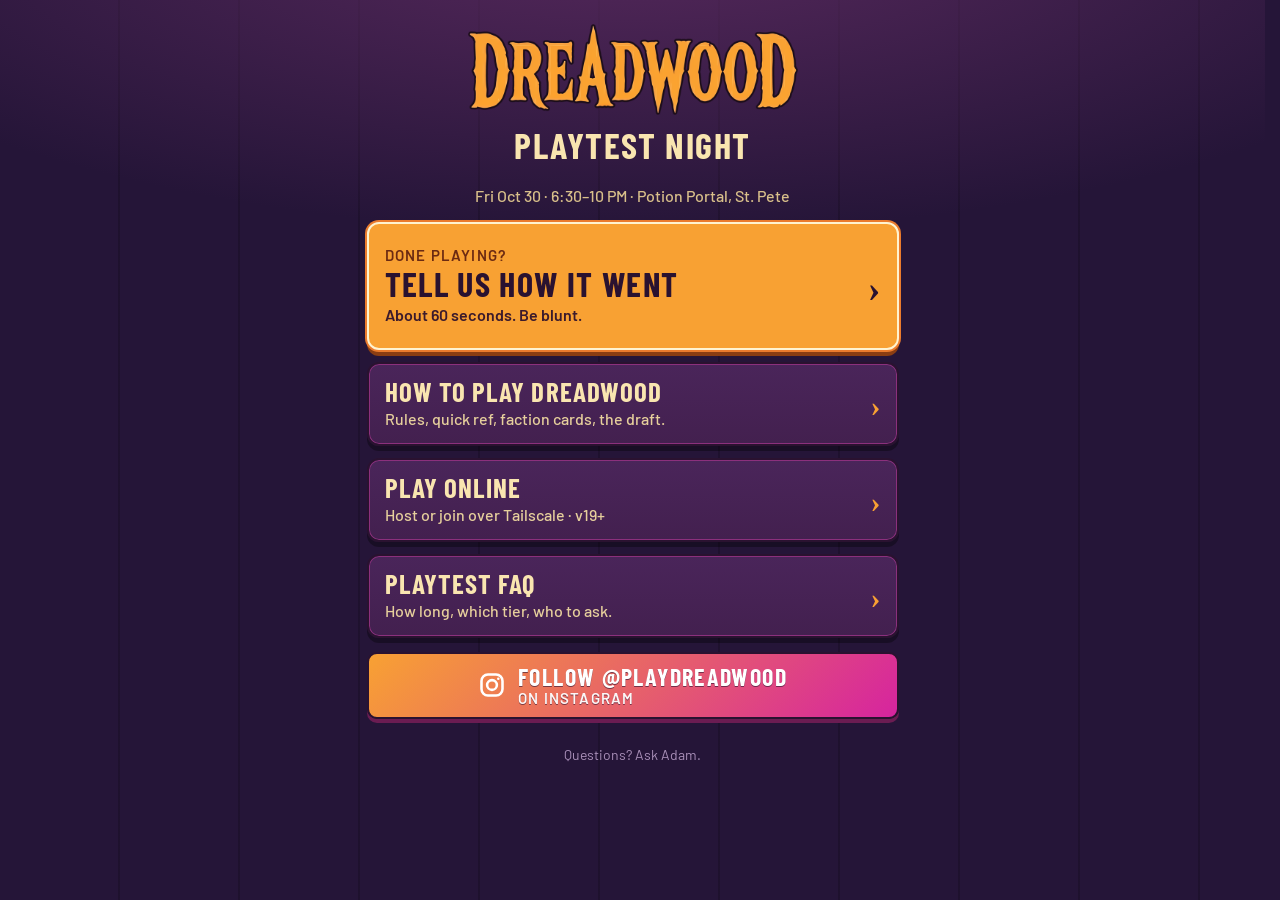
<file: index.html>
<!doctype html>
<html lang="en"><head>
<meta charset="utf-8"><meta name="viewport" content="width=device-width,initial-scale=1,viewport-fit=cover">
<title>DREADWOOD Playtest</title><meta name="theme-color" content="#251538">
<meta name="description" content="DREADWOOD playtest night: feedback, how to play, and the FAQ.">
<script>
// Old links and printed QR codes pointed straight at the survey (?g=2 prefills the game count). Keep them working.
(function(){ var q = location.search; if (/[?&]g=/.test(q)) location.replace("survey/" + q + location.hash); })();
</script>
<link rel="preload" href="assets/fonts/BarlowCondensed-Bold.woff2" as="font" type="font/woff2" crossorigin>
<link rel="stylesheet" href="assets/app.css">
</head><body>
<main class="wrap">
  <header class="hdr"><img class="logo" src="assets/img/logo.png" alt="DREADWOOD" width="900" height="249">
  <h1>Playtest night</h1></header>
  <p class="when">Fri Oct 30 · 6:30–10 PM · Potion Portal, St. Pete</p>

  <nav class="menu" aria-label="Playtest">
    <a class="mbtn hero" href="survey/">
      <span class="t"><span class="k">Done playing?</span><span class="a">Tell us how it went</span><span class="b">About 60 seconds. Be blunt.</span></span><span class="go" aria-hidden="true">›</span>
    </a>
    <a class="mbtn" href="how-to-play/">
      <span class="t"><span class="a">How to Play Dreadwood</span><span class="b">Rules, quick ref, faction cards, the draft.</span></span><span class="go" aria-hidden="true">›</span>
    </a>
    <a class="mbtn" href="online/">
      <span class="t"><span class="a">Play Online</span><span class="b">Host or join over Tailscale · v19+</span></span><span class="go" aria-hidden="true">›</span>
    </a>
    <a class="mbtn" href="faq/">
      <span class="t"><span class="a">Playtest FAQ</span><span class="b">How long, which tier, who to ask.</span></span><span class="go" aria-hidden="true">›</span>
    </a>
  </nav>

  <a class="btn ig" href="https://instagram.com/playdreadwood" target="_blank" rel="noopener"><svg viewBox="0 0 24 24" width="28" height="28" aria-hidden="true" fill="none" stroke="currentColor" stroke-width="2.2"><rect x="3" y="3" width="18" height="18" rx="5.5"/><circle cx="12" cy="12" r="4.2"/><circle cx="17.4" cy="6.6" r="1.1" fill="currentColor" stroke="none"/></svg><div class="igt"><span class="a">Follow @playdreadwood</span><span class="b">on Instagram</span></div></a>
  <p class="foot">Questions? Ask Adam.</p>
</main>
</body></html>
</file>
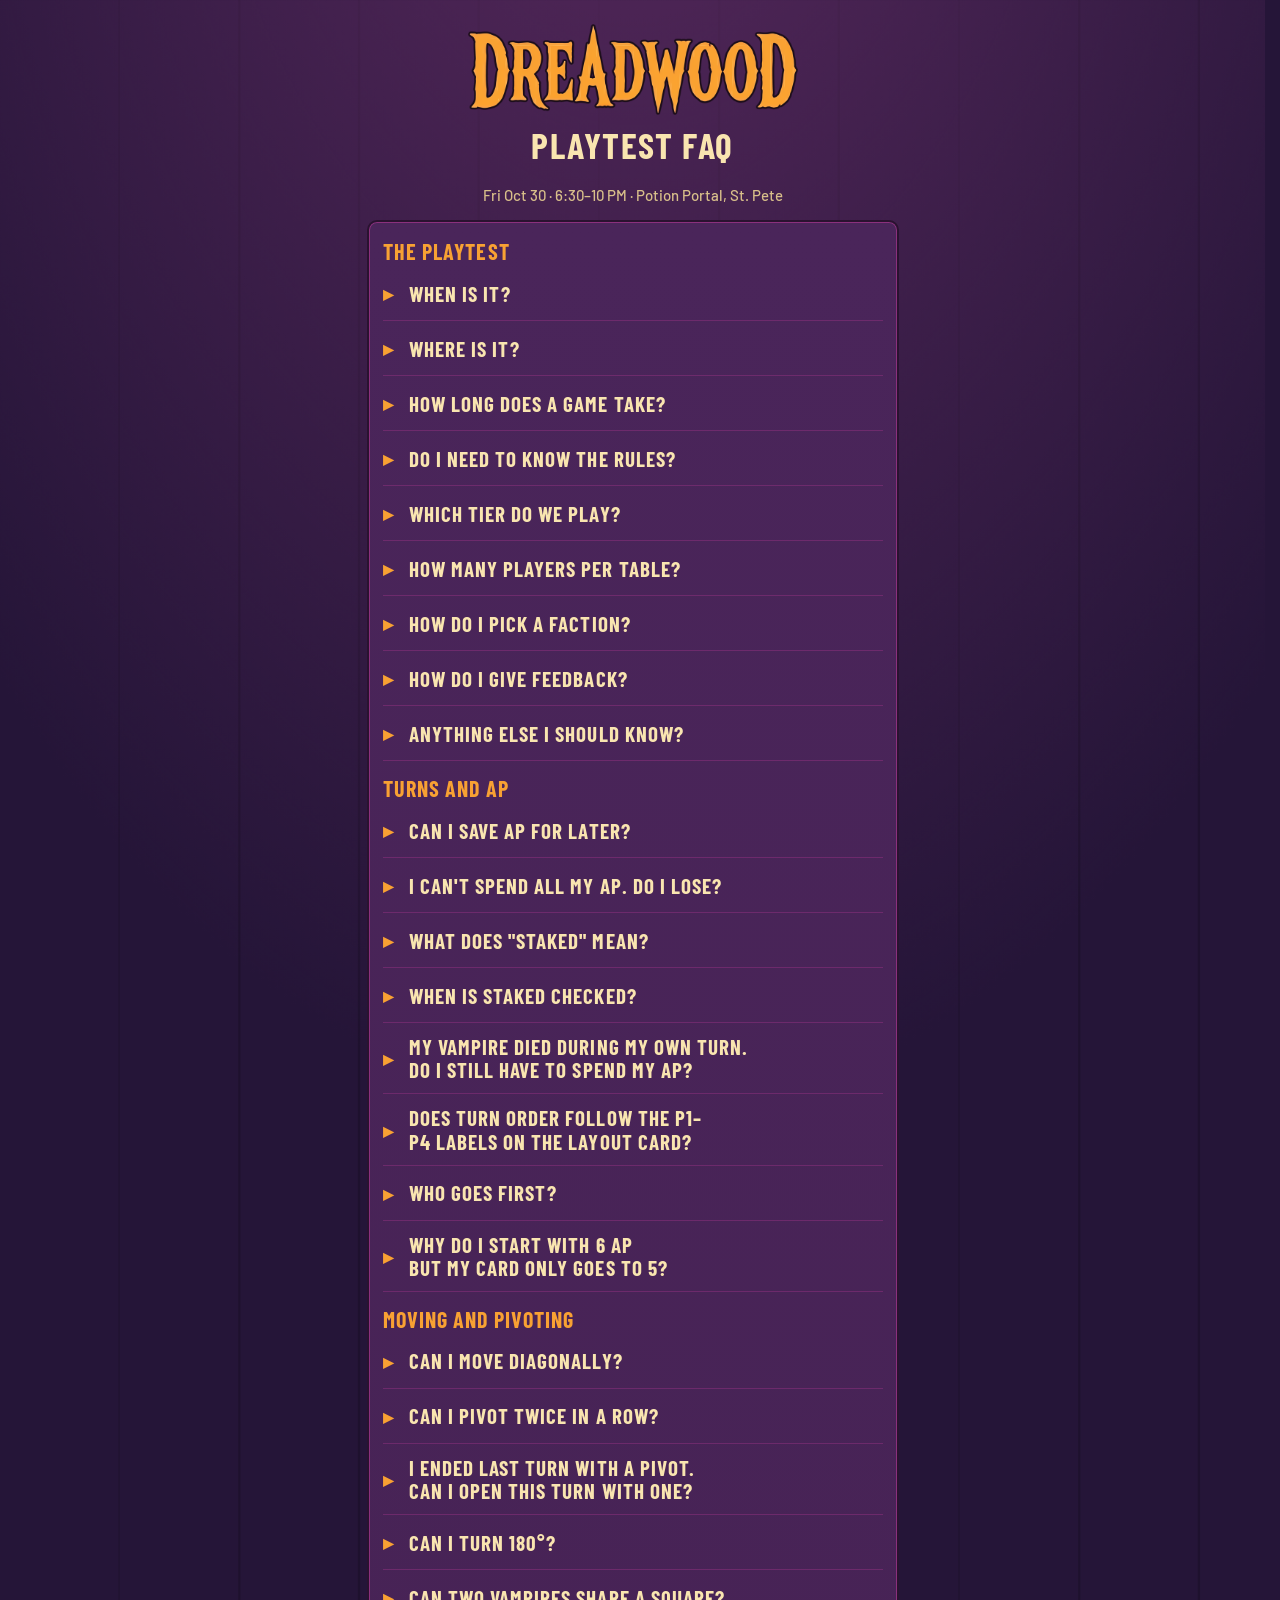
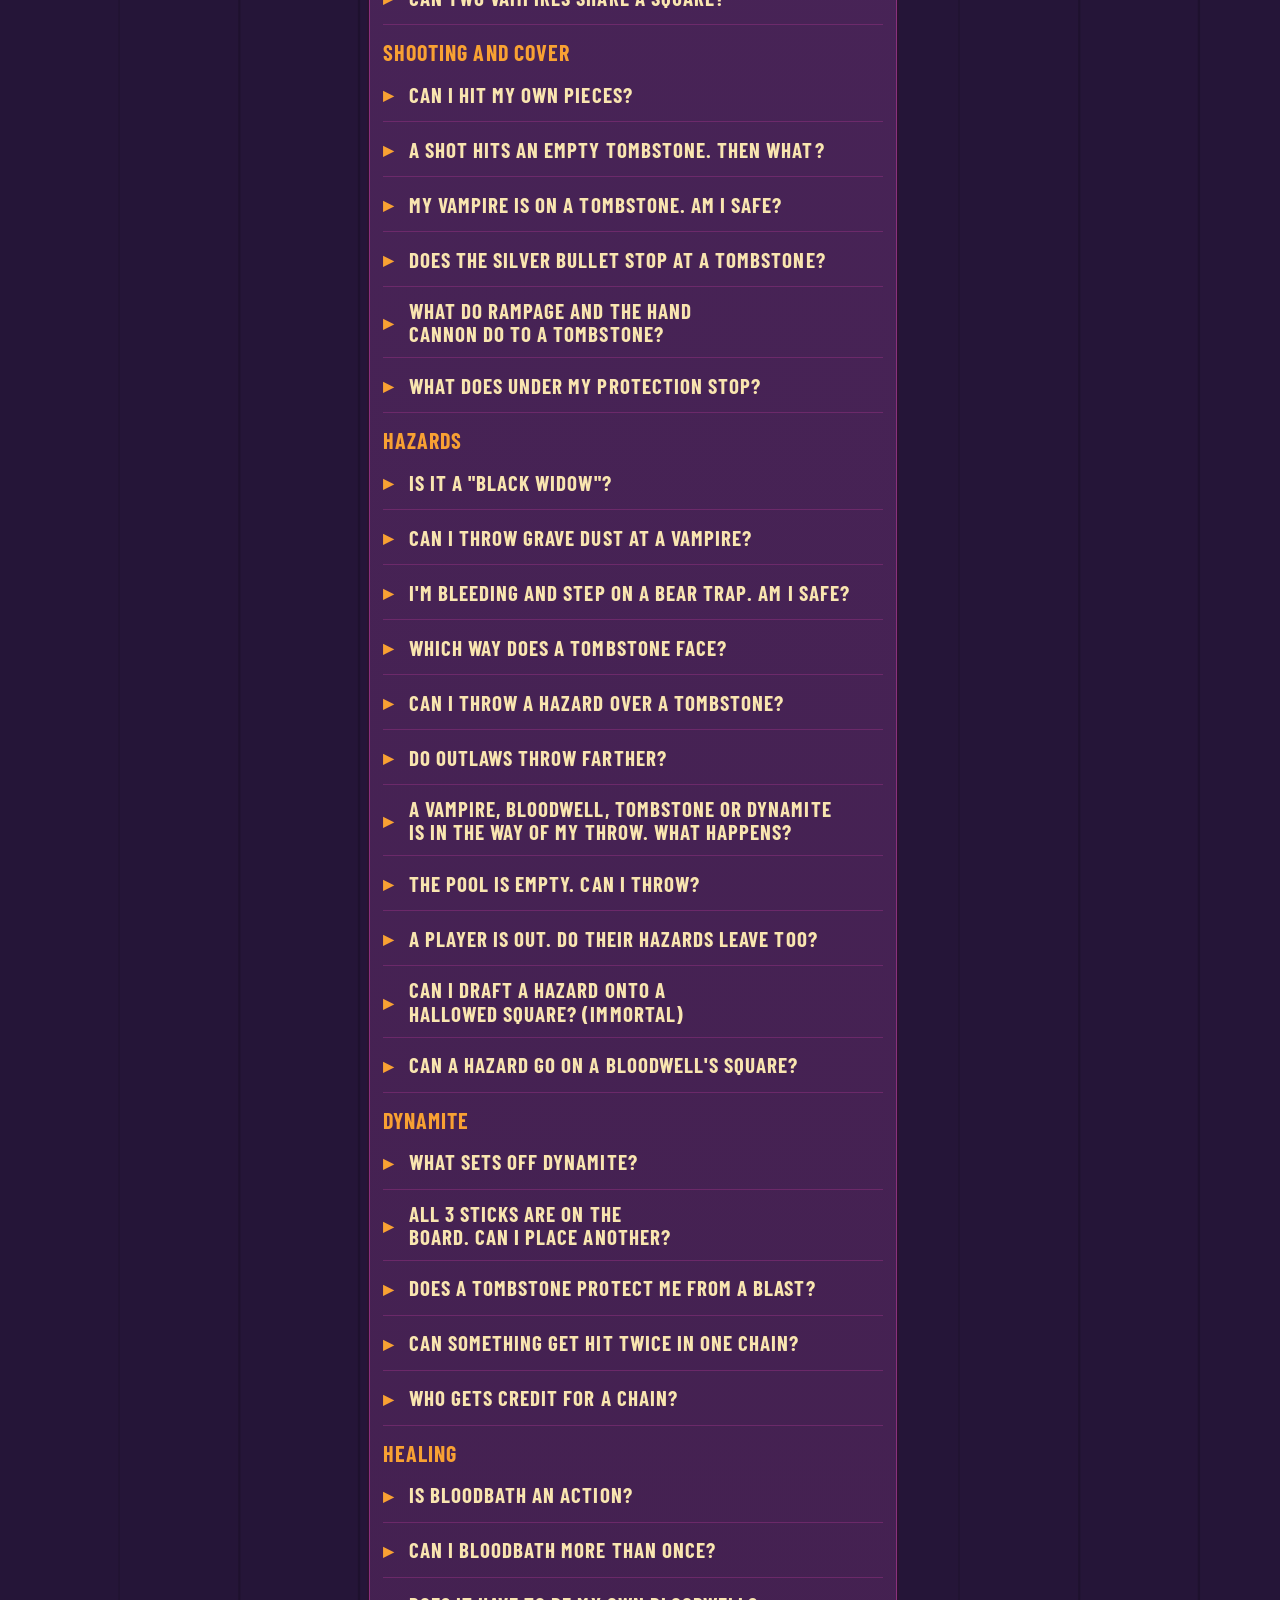
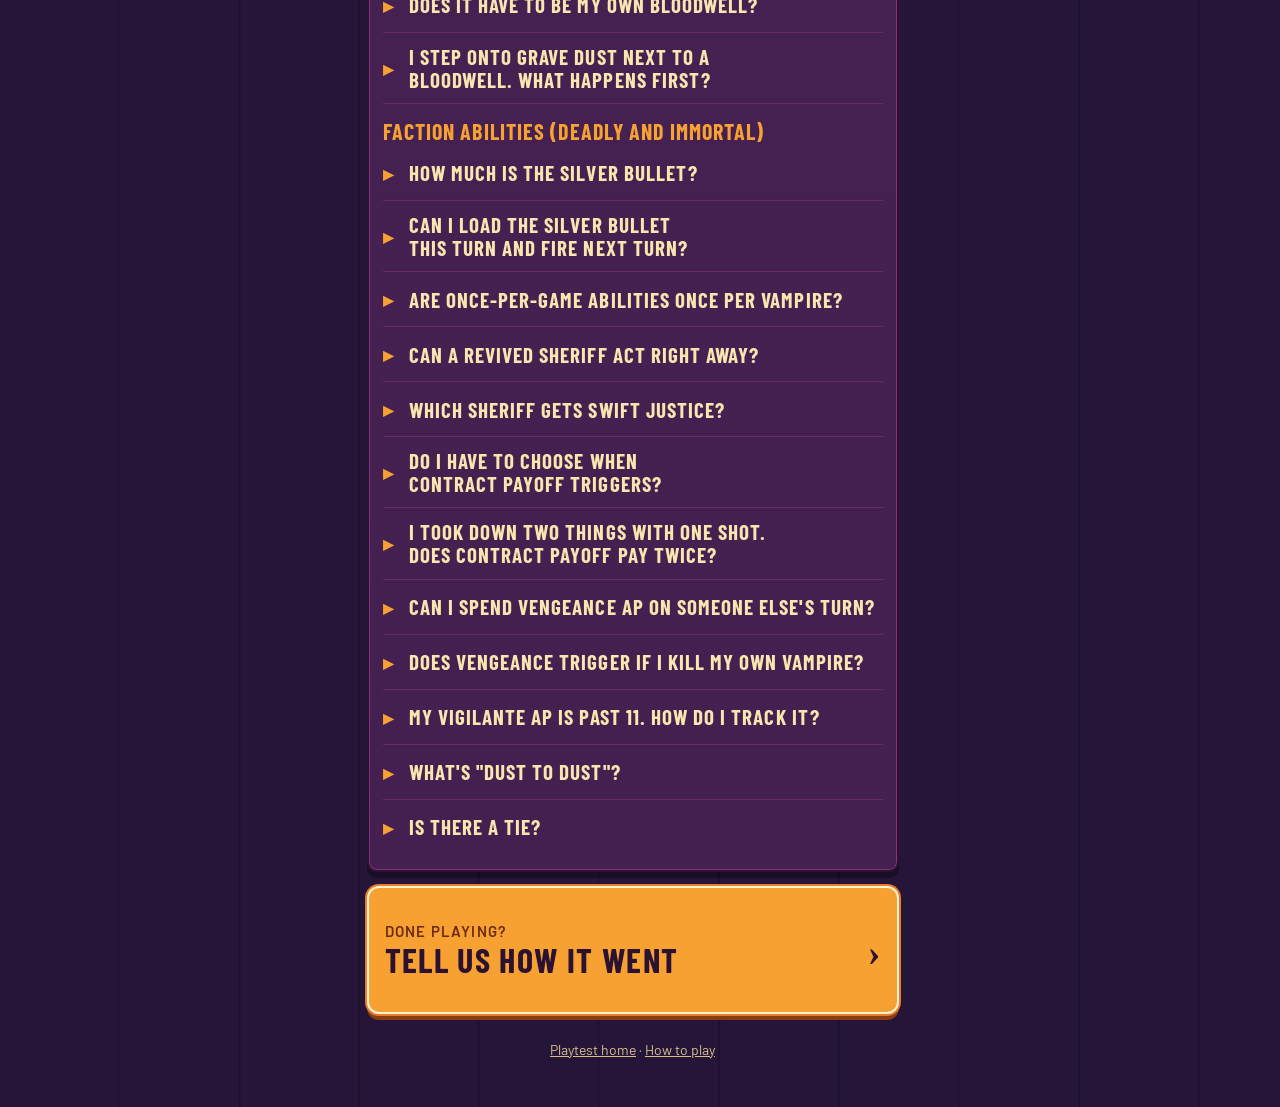
<file: faq/index.html>
<!doctype html>
<html lang="en"><head>
<meta charset="utf-8"><meta name="viewport" content="width=device-width,initial-scale=1,viewport-fit=cover">
<title>DREADWOOD Playtest FAQ</title><meta name="theme-color" content="#251538">
<link rel="preload" href="../assets/fonts/BarlowCondensed-Bold.woff2" as="font" type="font/woff2" crossorigin>
<link rel="stylesheet" href="../assets/app.css">
</head><body>
<main class="wrap">
  <header class="hdr"><a href="../"><img class="logo" src="../assets/img/logo.png" alt="DREADWOOD home" width="900" height="249"></a>
  <h1>Playtest FAQ</h1></header>
  <p class="meta">Fri Oct 30 · 6:30–10 PM · Potion Portal, St. Pete</p>

  <section class="panel faq">
    <h3 class="grp">The playtest</h3>
    <details><summary><span>When is it?</span></summary><div><p>Friday, October 30, 2026, 6:30–10 PM. Stay as late as you like. The end time is just so you arrive in time.</p></div></details>
    <details><summary><span>Where is it?</span></summary><div><p>Potion Portal, 2329 28th St N, St. Pete.</p></div></details>
    <details><summary><span>How long does a game take?</span></summary><div><p>About 60–90 minutes. A game runs at whatever pace your table likes.</p></div></details>
    <details><summary><span>Do I need to know the rules?</span></summary><div><p>No. Read How to Play if you like, or just sit down and learn at the table.</p></div></details>
    <details><summary><span>Which tier do we play?</span></summary><div><p>Each table picks its own: Beginner, Deadly or Immortal. New players should start with Beginner.</p></div></details>
    <details><summary><span>How many players per table?</span></summary><div><p>2 to 4. Sign-up is free with the <a class="inl" href="https://www.eventbrite.com/e/dreadwood-public-playtest-at-potion-portals-free-play-friday-tickets-2003081243922" target="_blank" rel="noopener">Eventbrite RSVP</a>, but walk-ins are welcome.</p></div></details>
    <details><summary><span>How do I pick a faction?</span></summary><div><p>First come, first served. Each faction is played by one player.</p></div></details>
    <details><summary><span>How do I give feedback?</span></summary><div><p>Fill out the <a class="inl" href="../survey/">survey</a> after your game. About 60 seconds. Knocked out early? Do it then.</p></div></details>
    <details><summary><span>Anything else I should know?</span></summary><div><p>Free parking in the lot out front. No kitchen: the bar sells snacks, and outside food or delivery is welcome. Bring nothing. The game is for ages&nbsp;14+. Questions? Ask Adam.</p></div></details>
    <h3 class="grp">Turns and AP</h3>
    <details><summary><span>Can I save AP for later?</span></summary><div><p>No. Spend every point every turn. The one exception is a Vigilante's Vengeance AP, which can roll into your next turn (and then you spend it all).</p></div></details>
    <details><summary><span>I can't spend all my AP. Do I lose?</span></summary><div><p>Not yet. Undo actions until you can spend exactly all of it.</p></div></details>
    <details><summary><span>What does "Staked" mean?</span></summary><div><p>At the start of your turn, if there's no way at all to spend exactly all your AP, you're Staked. You're out, and nobody gets credit.</p></div></details>
    <details><summary><span>When is Staked checked?</span></summary><div><p>Only at the start of your turn. Mid-turn, you can always undo back to the start.</p></div></details>
    <details><summary><span>My Vampire died during my own turn. Do I still have to spend my AP?</span></summary><div><p>No. The turn can end and the leftover AP is lost. A Vigilante with a second Vampire must spend it with that one.</p></div></details>
    <details><summary><span>Does turn order follow the P1–P4 labels on the layout card?</span></summary><div><p>No. The labels don't matter. Sit down, take the part of the map nearest you, and play clockwise from the first player.</p></div></details>
    <details><summary><span>Who goes first?</span></summary><div><p>Whoever most recently saw their own blood.</p></div></details>
    <details><summary><span>Why do I start with 6 AP but my card only goes to 5?</span></summary><div><p>The third and fourth players get 6 AP in round 1 only. Keep the extra point in your head.</p></div></details>
    <h3 class="grp">Moving and pivoting</h3>
    <details><summary><span>Can I move diagonally?</span></summary><div><p>Never. Move one square, only the way you're facing.</p></div></details>
    <details><summary><span>Can I Pivot twice in a row?</span></summary><div><p>Not with the same Vampire in the same turn. A Vigilante can pivot one Vampire and then the other. An Outlaw's Daring Escape can also pivot twice.</p></div></details>
    <details><summary><span>I ended last turn with a Pivot. Can I open this turn with one?</span></summary><div><p>Yes. Pivot memory resets every turn.</p></div></details>
    <details><summary><span>Can I turn 180°?</span></summary><div><p>Yes. A Pivot just has to face a new direction.</p></div></details>
    <details><summary><span>Can two Vampires share a square?</span></summary><div><p>Never. One Vampire may share a square with a Tombstone, and never a Cursed one.</p></div></details>
    <h3 class="grp">Shooting and cover</h3>
    <details><summary><span>Can I hit my own pieces?</span></summary><div><p>Yes. Shots and blasts hit friends too.</p></div></details>
    <details><summary><span>A shot hits an empty Tombstone. Then what?</span></summary><div><p>It breaks and goes back to the pool. The shot stops.</p></div></details>
    <details><summary><span>My Vampire is on a Tombstone. Am I safe?</span></summary><div><p>Only from a shot coming from the side you face. From any other side, you're hit and the Tombstone stays.</p></div></details>
    <details><summary><span>Does the Silver Bullet stop at a Tombstone?</span></summary><div><p>Yes, unless a Bounty Hunter fired it.</p></div></details>
    <details><summary><span>What do Rampage and the Hand Cannon do to a Tombstone?</span></summary><div><p>Both smash it. Rampage stops there. The Hand Cannon keeps going.</p></div></details>
    <details><summary><span>What does Under My Protection stop?</span></summary><div><p>Every bullet, including Rampage, the Silver Bullet and the Hand Cannon. Never Dynamite.</p></div></details>
    <h3 class="grp">Hazards</h3>
    <details><summary><span>Is it a "Black Widow"?</span></summary><div><p>No. That's an old name. It's the <b>Bear Trap</b>.</p></div></details>
    <details><summary><span>Can I throw Grave Dust at a Vampire?</span></summary><div><p>No. Hazards only land on empty squares.</p></div></details>
    <details><summary><span>I'm Bleeding and step on a Bear Trap. Am I safe?</span></summary><div><p>No. Your Vampire is eliminated, and nobody gets credit for it: no Vengeance and no Contract Payoff.</p></div></details>
    <details><summary><span>Which way does a Tombstone face?</span></summary><div><p>It only matters when a Vampire is on it, and then it faces the same way as the Vampire. A drafted Tombstone can face any way: dealer's choice.</p></div></details>
    <details><summary><span>Can I throw a hazard over a Tombstone?</span></summary><div><p>No. Only over Bear Traps and Grave Dust.</p></div></details>
    <details><summary><span>Do Outlaws throw farther?</span></summary><div><p>Yes. Reckless Reach (Deadly and Immortal): up to 4 squares ahead. And, yes, that includes dynamite. They may also place Dynamite 1 or 2 squares ahead. Same AP, empty square only, same blockers, and still banned while Cursed.</p></div></details>
    <details><summary><span>A Vampire, Bloodwell, Tombstone or Dynamite is in the way of my throw. What happens?</span></summary><div><p>You can't throw past it. That throw just isn't allowed, and nothing is damaged.</p></div></details>
    <details><summary><span>The pool is empty. Can I throw?</span></summary><div><p>No. Wait until a hazard leaves the board and goes back to the pool.</p></div></details>
    <details><summary><span>A player is out. Do their hazards leave too?</span></summary><div><p>No. Only their Vampires and Bloodwells leave. Hazards and Dynamite belong to the board.</p></div></details>
    <details><summary><span>Can I draft a hazard onto a Hallowed square? (Immortal)</span></summary><div><p>No. After the draft, Hallowed squares don't matter.</p></div></details>
    <details><summary><span>Can a hazard go on a Bloodwell's square?</span></summary><div><p>Never.</p></div></details>
    <h3 class="grp">Dynamite</h3>
    <details><summary><span>What sets off Dynamite?</span></summary><div><p>Only a shot (any shot, including the Hand Cannon) or another blast. A thrown hazard doesn't.</p></div></details>
    <details><summary><span>All 3 sticks are on the board. Can I place another?</span></summary><div><p>No. Wait until one explodes and goes back to the crate.</p></div></details>
    <details><summary><span>Does a Tombstone protect me from a blast?</span></summary><div><p>No.</p></div></details>
    <details><summary><span>Can something get hit twice in one chain?</span></summary><div><p>No. Each blast finishes before the next one starts, and each piece is hit only once.</p></div></details>
    <details><summary><span>Who gets credit for a chain?</span></summary><div><p>The player who fired the shot that set off the first stick.</p></div></details>
    <h3 class="grp">Healing</h3>
    <details><summary><span>Is Bloodbath an action?</span></summary><div><p>No. It happens whenever you end a move next to a Bloodwell. It never costs AP, even when Cursed.</p></div></details>
    <details><summary><span>Can I Bloodbath more than once?</span></summary><div><p>Yes. Every time you end a move next to a Bloodwell.</p></div></details>
    <details><summary><span>Does it have to be my own Bloodwell?</span></summary><div><p>No. Any Bloodwell works, and diagonals count.</p></div></details>
    <details><summary><span>I step onto Grave Dust next to a Bloodwell. What happens first?</span></summary><div><p>The hazard goes off first, then Bloodbath clears it.</p></div></details>
    <h3 class="grp">Faction abilities (Deadly and Immortal)</h3>
    <details><summary><span>How much is the Silver Bullet?</span></summary><div><p>4 AP: 1 to load and 3 to fire, in the same turn.</p></div></details>
    <details><summary><span>Can I load the Silver Bullet this turn and fire next turn?</span></summary><div><p>No. Same turn, or not at all.</p></div></details>
    <details><summary><span>Are once-per-game abilities once per Vampire?</span></summary><div><p>No, once per player. Turn the card over when you use it.</p></div></details>
    <details><summary><span>Can a revived Sheriff act right away?</span></summary><div><p>No. It returns Bleeding, facing any way you like, and waits.</p></div></details>
    <details><summary><span>Which Sheriff gets Swift Justice?</span></summary><div><p>Your active Sheriff, the one you acted with this turn. Its free move must end next to one of your own Bloodwells. If it can't, it's pivot only.</p></div></details>
    <details><summary><span>Do I have to choose when Contract Payoff triggers?</span></summary><div><p>Yes. On a kill, you must either cash +2 now or raise the marker to +4. Once raised, your next kill automatically pays +4.</p></div></details>
    <details><summary><span>I took down two things with one shot. Does Contract Payoff pay twice?</span></summary><div><p>No. Several kills from one command pay once. But you can raise the marker on one kill and cash +4 on a later kill in the same turn.</p></div></details>
    <details><summary><span>Can I spend Vengeance AP on someone else's turn?</span></summary><div><p>Yes, right when your loss resolves. Pivot memory resets for it, and once-per-game cards work. Roll whatever's left into your next turn.</p></div></details>
    <details><summary><span>Does Vengeance trigger if I kill my own Vampire?</span></summary><div><p>No. It only comes from another player.</p></div></details>
    <details><summary><span>My Vigilante AP is past 11. How do I track it?</span></summary><div><p>On trust. Keep count in your head.</p></div></details>
    <details><summary><span>What's "Dust to Dust"?</span></summary><div><p>The name for the Hand Cannon combo kill: a Vampire hit by the Hand Cannon shot and then by the blast it sets off. It's just a name, with no extra rules effect.</p></div></details>
    <details><summary><span>Is there a tie?</span></summary><div><p>Only GHOST TOWN, when the last players all go out at once. There's no turn limit.</p></div></details>
  </section>

  <a class="mbtn hero" style="margin-top:14px" href="../survey/"><span class="t"><span class="k">Done playing?</span><span class="a">Tell us how it went</span></span><span class="go" aria-hidden="true">›</span></a>
  <p class="foot"><a href="../">Playtest home</a> · <a href="../how-to-play/">How to play</a></p>
</main>
</body></html>
</file>
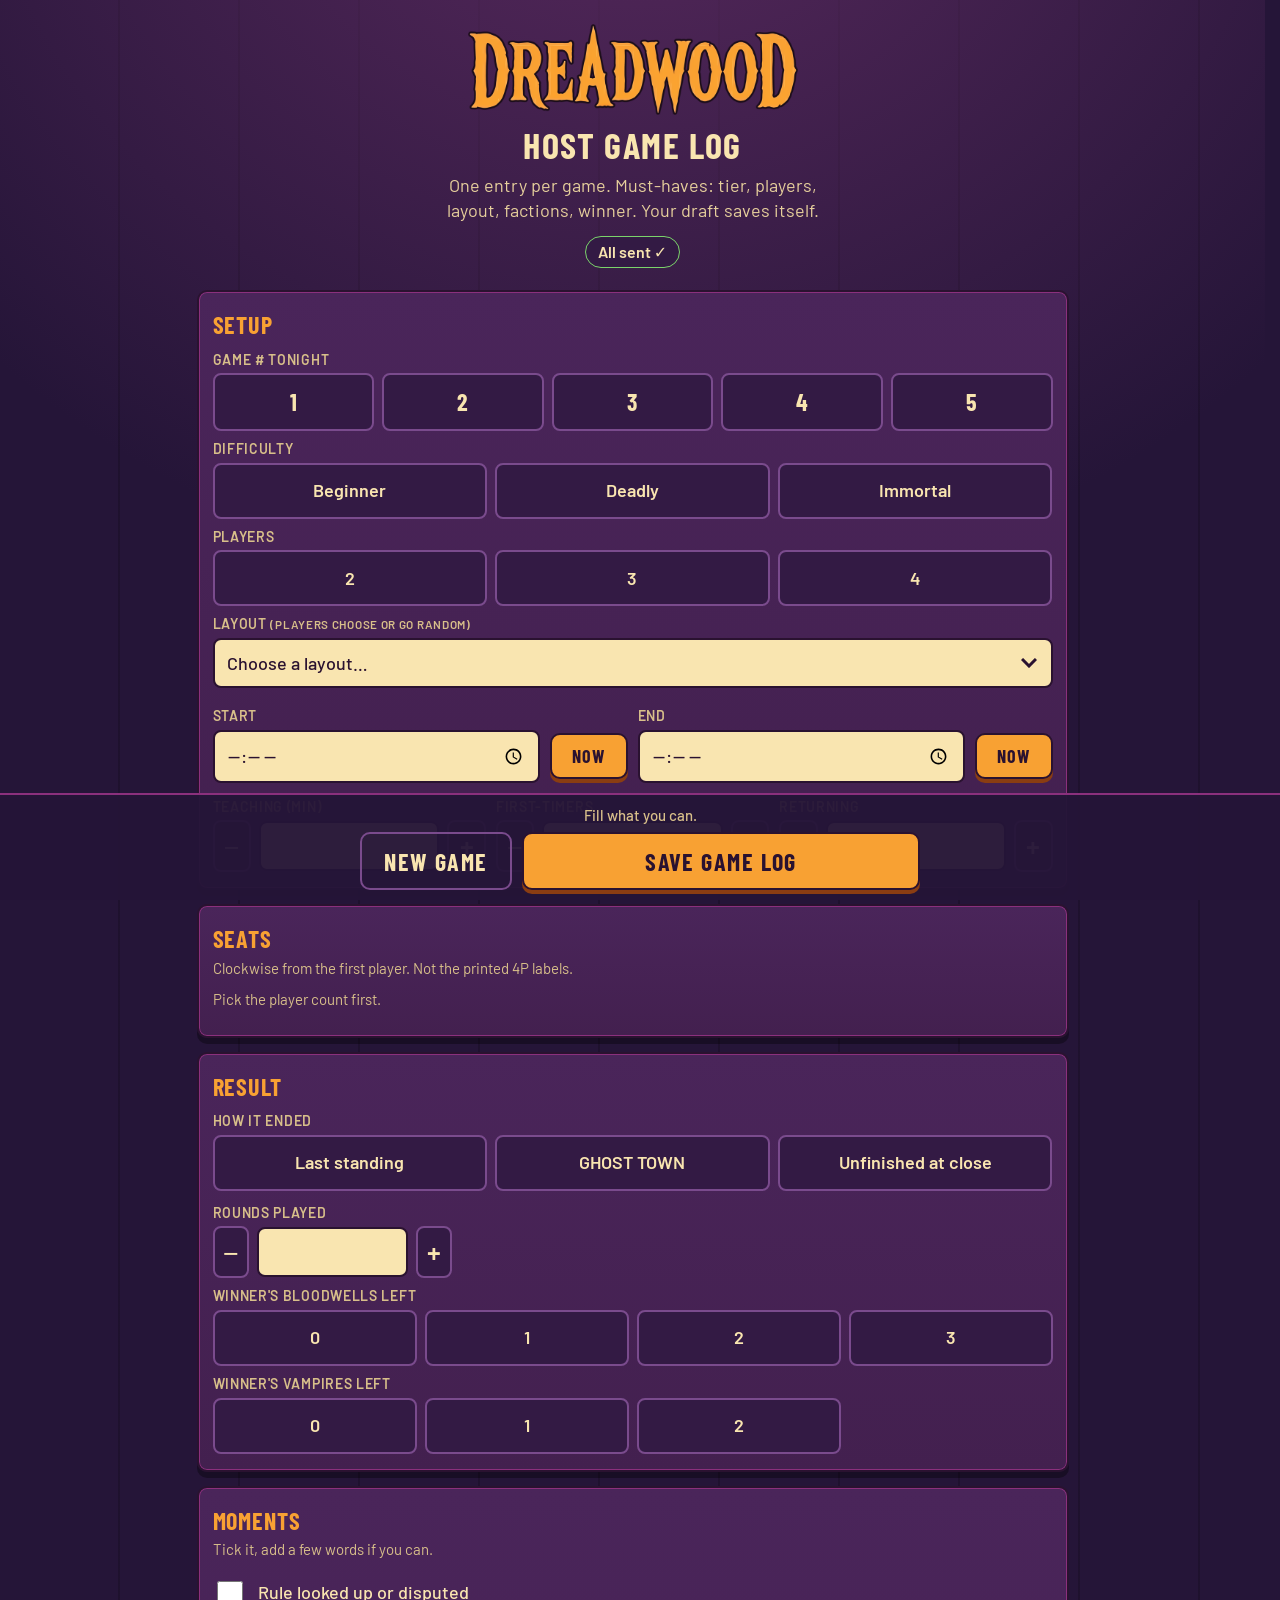
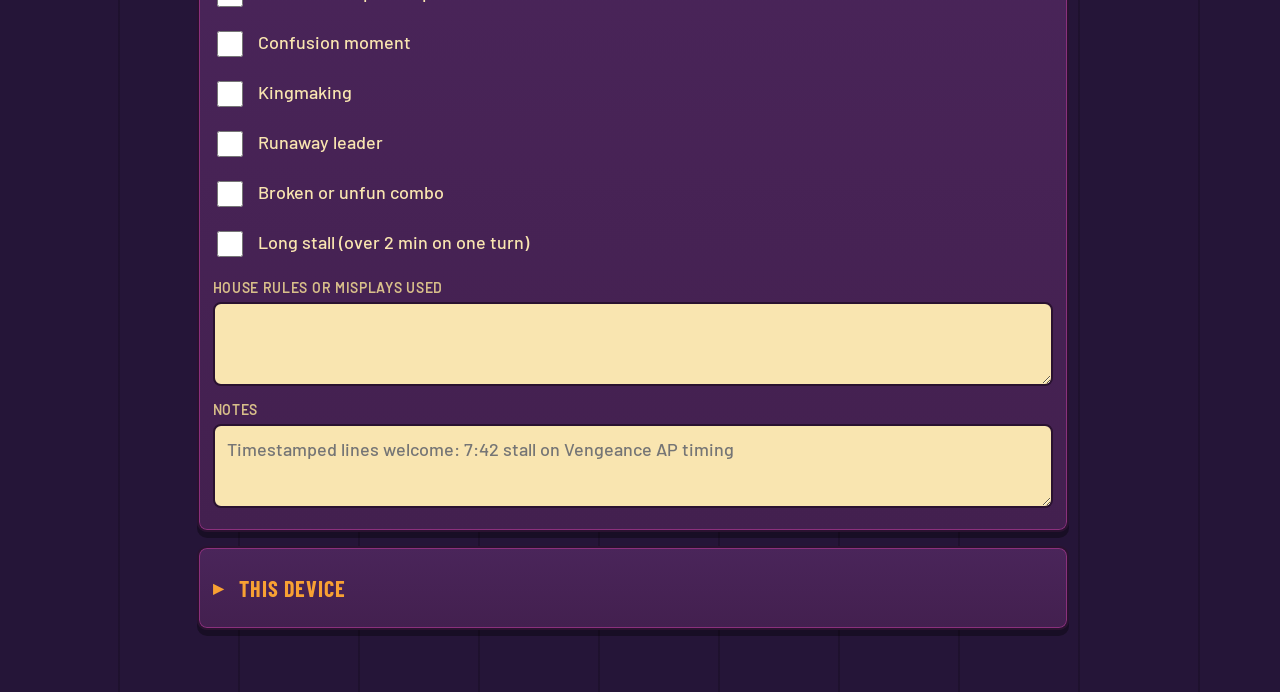
<file: host/index.html>
<!doctype html>
<html lang="en"><head>
<meta charset="utf-8"><meta name="viewport" content="width=device-width,initial-scale=1,viewport-fit=cover">
<title>DREADWOOD Host Log</title><meta name="robots" content="noindex,nofollow"><meta name="theme-color" content="#251538">
<link rel="stylesheet" href="../assets/app.css">
</head><body>
<main class="wrap wide">
  <header class="hdr"><img class="logo" src="../assets/img/logo.png" alt="DREADWOOD" width="900" height="249"><h1>Host game log</h1>
  <p class="lede">One entry per game. Must-haves: tier, players, layout, factions, winner. Your draft saves itself.</p><p style="margin:12px 0 0"><span class="tag" id="qstat">Queue: 0</span></p></header>

  <form id="f" autocomplete="off" novalidate>
  <section class="panel"><h2>Setup</h2>
    <div class="mini">Game # tonight</div><div class="chips eq num" id="c-game"></div>
    <div class="mini">Difficulty</div><div class="chips grid3" id="c-tier"></div>
    <div class="mini">Players</div><div class="chips grid3" id="c-count"></div>
    <div class="mini">Layout <small>(players choose or go random)</small></div><select id="layout"></select>
    <div class="cols" style="margin-top:10px">
      <div><div class="mini">Start</div><div class="row"><input type="time" id="t0" style="width:auto;flex:1"><button class="btn sm" type="button" data-now="t0">Now</button></div></div>
      <div><div class="mini">End</div><div class="row"><input type="time" id="t1" style="width:auto;flex:1"><button class="btn sm" type="button" data-now="t1">Now</button></div></div>
    </div>
    <div class="cols3" style="margin-top:6px">
      <div><div class="mini">Teaching (min)</div><div class="stepper"><button type="button" data-step="teach,-1">−</button><input type="number" id="teach" inputmode="numeric" min="0"><button type="button" data-step="teach,1">+</button></div></div>
      <div><div class="mini">First-timers</div><div class="stepper"><button type="button" data-step="newp,-1">−</button><input type="number" id="newp" inputmode="numeric" min="0" max="4"><button type="button" data-step="newp,1">+</button></div></div>
      <div><div class="mini">Returning</div><div class="stepper"><button type="button" data-step="retp,-1">−</button><input type="number" id="retp" inputmode="numeric" min="0" max="4"><button type="button" data-step="retp,1">+</button></div></div>
    </div>
  </section>

  <section class="panel"><h2>Seats</h2>
    <p class="hint">Clockwise from the first player. Not the printed 4P labels.</p>
    <div id="seats"></div>
  </section>

  <section class="panel"><h2>Result</h2>
    <div class="mini">How it ended</div><div class="chips grid3" id="c-end"></div>
    <div class="mini" style="margin-top:12px">Rounds played</div><div class="stepper" style="max-width:240px"><button type="button" data-step="rounds,-1">−</button><input type="number" id="rounds" inputmode="numeric" min="0"><button type="button" data-step="rounds,1">+</button></div>
    <div class="mini">Winner's Bloodwells left</div><div class="chips grid4" id="c-mw"></div>
    <div class="mini">Winner's vampires left</div><div class="chips grid4" id="c-mv"></div>
  </section>

  <section class="panel"><h2>Moments</h2>
    <p class="hint">Tick it, add a few words if you can.</p>
    <div id="ticks"></div>
    <div class="mini">House rules or misplays used</div><textarea id="house" maxlength="600"></textarea>
    <div class="mini">Notes</div><textarea id="notes" maxlength="900" placeholder="Timestamped lines welcome: 7:42 stall on Vengeance AP timing"></textarea>
  </section>
  <div class="hp" aria-hidden="true"><input type="text" name="website" tabindex="-1" autocomplete="off"></div>
  </form>

  <details class="panel"><summary>This device</summary>
    <p class="hint">Everything logged or submitted on this device is also kept here, as a backup.</p>
    <div class="row"><button class="btn sm ghost" id="exp-json" type="button">Download JSON</button><button class="btn sm ghost" id="exp-csv" type="button">Download CSV</button><button class="btn sm ghost" id="retry" type="button">Retry sending</button></div>
    <p class="hint" id="hist" style="margin-top:10px"></p>
  </details>
</main>
<div class="dock"><div class="in">
  <p class="note" id="note">Fill what you can.</p>
  <div class="row" style="flex-wrap:nowrap"><button class="btn ghost" id="clear" type="button" style="width:36%">New game</button><button class="btn" id="save" type="button">Save game log</button></div>
</div></div>
<script src="../assets/config.js"></script><script src="../assets/common.js"></script>
<script>
(() => {
const {$, $$, chips, getChips, setChips, enqueue, flush, pending, fillLayouts, ROSTER, FACTIONS, jget, jset, download, csv} = DW;
const DK = "dw_host_draft_v1";
const TICKS = [["disputes","Rule looked up or disputed","Which rule?"],["confusion","Confusion moment","What happened?"],["kingmaking","Kingmaking","Who helped whom?"],["runaway","Runaway leader","Who, and when?"],["broken_combo","Broken or unfun combo","Which one?"],["stall","Long stall (over 2 min on one turn)","Whose turn, why?"]];
const OUT = ["—","Wells","Vamps","Staked"];
chips($("#c-game"), ["1","2","3","4","5"], {onchange:save});
chips($("#c-tier"), ["Beginner","Deadly","Immortal"], {onchange:()=>{seatsView(); save();}});
chips($("#c-count"), ["2","3","4"], {onchange:v=>{fillLayouts($("#layout"), v?+v:0); seatsView(); save();}});
chips($("#c-end"), ["Last standing","GHOST TOWN","Unfinished at close"], {onchange:save});
chips($("#c-mw"), ["0","1","2","3"], {onchange:save}); chips($("#c-mv"), ["0","1","2"], {onchange:save});
fillLayouts($("#layout"), 0);
$("#ticks").innerHTML = TICKS.map(([k,l,ph]) => `<label class="tick"><input type="checkbox" data-tick="${k}"><span>${l}</span></label><input type="text" data-tn="${k}" class="hidden" maxlength="200" placeholder="${ph}" style="margin:0 0 8px">`).join("");
$$("[data-tick]").forEach(c => c.onchange = () => { $(`[data-tn=${c.dataset.tick}]`).classList.toggle("hidden", !c.checked); save(); });

let seatState = [];   // [{name,faction,out_round,out_cause,cards:[]}], winner index
let winner = -1;
function count(){ return +getChips($("#c-count")) || 0; }
function seatsView(){
  const n = count(), box = $("#seats"), tier = getChips($("#c-tier"));
  if (!n){ box.innerHTML = '<p class="hint">Pick the player count first.</p>'; return; }
  while (seatState.length < n) seatState.push({name:"",faction:"",out_round:"",out_cause:"—",cards:[]});
  seatState.length = n; if (winner >= n) winner = -1;
  box.innerHTML = "";
  seatState.forEach((s,i) => {
    const d = document.createElement("div"); d.className = "seat" + (winner===i ? " win":"");
    const cards = tier==="Beginner" ? [] : ["Silver Bullet", ...(ROSTER[s.faction]?.once||[])];
    d.innerHTML = `<h3>Seat ${i+1}${i===0?" · goes first":""}</h3>
      <input type="text" data-k="name" maxlength="40" placeholder="First name" value="${(s.name||"").replace(/"/g,"&quot;")}">
      <div class="mini">Faction</div><div class="chips grid2 fc" data-chipclass="fac"></div>
      <div class="mini">Went out in round / by</div>
      <input type="number" data-k="out_round" inputmode="numeric" min="1" placeholder="Round number" value="${s.out_round}" style="margin-bottom:8px"><div class="chips grid2 oc"></div>
      ${cards.length ? `<div class="mini">Once-per-game cards used</div><div class="chips grid2 cc"></div>` : ""}
      <div style="margin-top:10px"><button type="button" class="btn sm ${winner===i?"":"ghost"}" data-win="${i}">${winner===i?"★ Winner":"Mark as winner"}</button></div>`;
    box.appendChild(d);
    $("input[data-k=name]", d).oninput = e => {s.name=e.target.value; save();};
    $("input[data-k=out_round]", d).oninput = e => {s.out_round=e.target.value; save();};
    const fc=$(".fc",d); chips(fc, FACTIONS, {onchange:v=>{s.faction=v; s.cards=[]; seatsView(); save();}}); setChips(fc, s.faction);
    const oc=$(".oc",d); chips(oc, OUT.map(v=>({v})), {onchange:v=>{s.out_cause=v||"—"; save();}}); setChips(oc, s.out_cause);
    if (cards.length){ const cc=$(".cc",d); chips(cc, cards, {multi:true,onchange:v=>{s.cards=v; save();}}); setChips(cc, s.cards); }
    $("[data-win]",d).onclick = () => { winner = winner===i ? -1 : i; seatsView(); save(); };
  });
}
$$("[data-now]").forEach(b => b.onclick = () => { const d=new Date(); $("#"+b.dataset.now).value = String(d.getHours()).padStart(2,"0")+":"+String(d.getMinutes()).padStart(2,"0"); save(); });
$$("[data-step]").forEach(b => b.onclick = () => { const [id,dl]=b.dataset.step.split(","); const e=$("#"+id); e.value = Math.max(0, (+e.value||0) + +dl); save(); });
$$("input,textarea,select").forEach(e => e.addEventListener("input", save));

function collect(){
  const v = id => ($("#"+id).value||"").trim(), ticks = {};
  TICKS.forEach(([k]) => { ticks[k] = $(`[data-tick=${k}]`).checked ? (($(`[data-tn=${k}]`).value||"").trim() || "yes") : ""; });
  return { type:"game", game:getChips($("#c-game")), tier:getChips($("#c-tier")), players:getChips($("#c-count")), layout:v("layout"),
    start:v("t0"), end:v("t1"), teach_min:v("teach"), first_timers:v("newp"), returning:v("retp"),
    seats:seatState.map((s,i)=>({seat:i+1,name:s.name,faction:s.faction,out_round:s.out_round,out_cause:s.out_cause==="—"?"":s.out_cause,cards_used:s.cards,winner:winner===i})),
    winner_seat: winner>=0 ? winner+1 : "", winner_faction: winner>=0 ? seatState[winner].faction : "",
    end_condition:getChips($("#c-end")), rounds:v("rounds"), margin_wells:getChips($("#c-mw")), margin_vamps:getChips($("#c-mv")),
    ticks, house_rules:v("house"), notes:v("notes") };
}
function save(){ jset(DK, {...collect(), _seatState:seatState, _winner:winner}); $("#note").textContent = "Draft saved on this device."; }
function restore(){
  const d = jget(DK, null); if (!d) return seatsView();
  setChips($("#c-game"), d.game); setChips($("#c-tier"), d.tier); setChips($("#c-count"), d.players);
  fillLayouts($("#layout"), +d.players||0); $("#layout").value = d.layout||"";
  $("#t0").value=d.start||""; $("#t1").value=d.end||""; $("#teach").value=d.teach_min||""; $("#newp").value=d.first_timers||""; $("#retp").value=d.returning||"";
  setChips($("#c-end"), d.end_condition); $("#rounds").value=d.rounds||""; setChips($("#c-mw"), d.margin_wells); setChips($("#c-mv"), d.margin_vamps);
  $("#house").value=d.house_rules||""; $("#notes").value=d.notes||"";
  TICKS.forEach(([k]) => { const t=(d.ticks||{})[k]; const c=$(`[data-tick=${k}]`); c.checked=!!t; const n=$(`[data-tn=${k}]`); n.classList.toggle("hidden",!t); n.value = t && t!=="yes" ? t : ""; });
  seatState = d._seatState||[]; winner = d._winner ?? -1; seatsView();
}
restore();

function newGame(){
  const g = getChips($("#c-game"));
  localStorage.removeItem(DK); $("#f").reset(); seatState=[]; winner=-1;
  ["c-tier","c-count","c-end","c-mw","c-mv"].forEach(i=>setChips($("#"+i),"")); $$("[data-tn]").forEach(e=>e.classList.add("hidden"));
  fillLayouts($("#layout"),0); setChips($("#c-game"), g && g!=="5" ? String(+g+1) : ""); seatsView(); save(); scrollTo(0,0);
}
$("#clear").onclick = () => { if (confirm("Start a blank log for the next game? The current draft will be cleared (saved games are not affected).")) newGame(); };
$("#save").onclick = async () => {
  if ($("#f [name=website]").value) return;
  const r = collect(); const miss = [];
  if (!r.tier) miss.push("difficulty"); if (!r.players) miss.push("player count"); if (!r.layout) miss.push("layout"); if (r.winner_seat==="" && r.end_condition!=="Unfinished at close") miss.push("winner");
  if (r.seats.some(s=>!s.faction)) miss.push("factions");
  if (miss.length && !confirm("Missing: "+miss.join(", ")+". Save anyway?")) return;
  enqueue(r); localStorage.removeItem(DK);
  $("#note").textContent = "Saved. Sending…"; await flush(); paint();
  newGame(); $("#note").textContent = pending() ? "Saved on this device. Will send when online." : "✓ Saved and sent. Blank log ready for the next game.";
};
function paint(){ const n=pending(), s=jget(DW.SK,[]); $("#qstat").textContent = n ? "Waiting to send: "+n : "All sent ✓"; $("#qstat").style.borderColor = n ? "var(--amber)" : "var(--ok)";
  $("#hist").textContent = s.length+" records on this device ("+s.filter(x=>x.type==="game").length+" game logs, "+s.filter(x=>x.type==="survey").length+" surveys)."; }
document.addEventListener("dw-queue", paint); paint(); setInterval(paint, 4000);
$("#exp-json").onclick = () => download("dreadwood-device-"+Date.now()+".json", JSON.stringify(jget(DW.SK,[]),null,1), "application/json");
$("#exp-csv").onclick = () => download("dreadwood-device-"+Date.now()+".csv", csv(jget(DW.SK,[])), "text/csv");
$("#retry").onclick = async () => { await flush(); paint(); };
})();
</script></body></html>
</file>
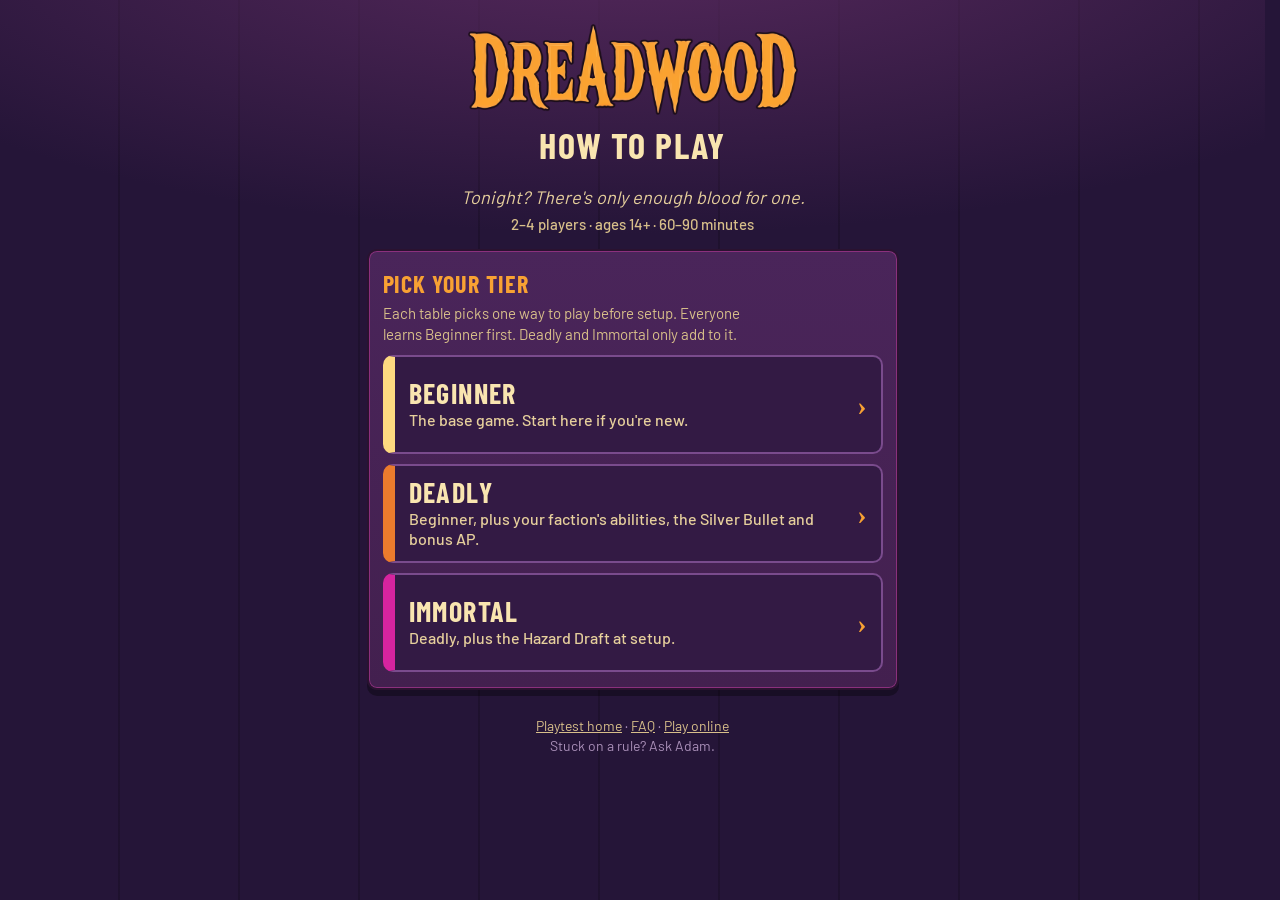
<file: how-to-play/index.html>
<!doctype html>
<html lang="en"><head>
<meta charset="utf-8"><meta name="viewport" content="width=device-width,initial-scale=1,viewport-fit=cover">
<title>How to Play DREADWOOD</title><meta name="theme-color" content="#251538">
<link rel="preload" href="../assets/fonts/BarlowCondensed-Bold.woff2" as="font" type="font/woff2" crossorigin>
<link rel="stylesheet" href="../assets/app.css">
</head><body>
<main class="wrap">
  <header class="hdr"><a href="../"><img class="logo" src="../assets/img/logo.png" alt="DREADWOOD home" width="900" height="249"></a>
  <h1>How to play</h1></header>
  <p class="tagline">Tonight? There's only enough blood for one.</p>
  <p class="meta">2–4 players · ages 14+ · 60–90 minutes</p>

  <!-- Tier picker (shown when no tier is chosen) -->
  <section id="picker">
    <div class="panel">
      <h2>Pick your tier</h2>
      <p class="hint">Each table picks one way to play before setup. Everyone learns Beginner first. Deadly and Immortal only add to it.</p>
      <div class="tiers">
        <a class="tbtn" data-tier="beginner" href="#beginner"><span class="t"><span class="a">Beginner</span><span class="b">The base game. Start here if you're new.</span></span><span class="go" aria-hidden="true">›</span></a>
        <a class="tbtn" data-tier="deadly" href="#deadly"><span class="t"><span class="a">Deadly</span><span class="b">Beginner, plus your faction's abilities, the Silver Bullet and bonus AP.</span></span><span class="go" aria-hidden="true">›</span></a>
        <a class="tbtn" data-tier="immortal" href="#immortal"><span class="t"><span class="a">Immortal</span><span class="b">Deadly, plus the Hazard Draft at setup.</span></span><span class="go" aria-hidden="true">›</span></a>
      </div>
    </div>
  </section>

  <nav class="subnav hidden" id="subnav" aria-label="Tiers">
    <div class="tabs"><a href="#beginner" data-tier="beginner">Beginner</a><a href="#deadly" data-tier="deadly">Deadly</a><a href="#immortal" data-tier="immortal">Immortal</a></div>
    <div class="jumps" id="jumps"></div>
  </nav>

  <!-- BEGINNER -->
  <section class="panel tierpage hidden" id="beginner">
<!--GEN:beginner-->
<div id="beginner-rules" class="jumpto"><h2>Beginner</h2><h3>The goal</h3>
<p>Be the <b>last player standing</b>. You're out when all 3 of your Bloodwells are destroyed or both your Vampires are eliminated.</p>
<figure class="fig"><img src="../assets/diagrams/D3.webp" alt="How you&#x27;re out" loading="lazy"></figure>
<h3>Setup</h3>
<ol>
<li>Pick a faction. Take its 2 Vampires and 3 Bloodwells.</li>
<li>Set up exactly as your layout card shows, facings included.</li>
<li>All 12 hazards go in the pool. The 3 Dynamite sticks go in the crate.</li>
<li>First player: whoever most recently saw their own blood. Play goes clockwise.</li>
</ol>
<figure class="fig"><img src="../assets/diagrams/D1.webp" alt="A layout card next to the board it sets up" loading="lazy"></figure>
<h3>Your turn</h3>
<ol>
<li>Pick <b>one</b> Vampire.</li>
<li>Take <b>5 AP</b>. Round 1 only: first player 4, then clockwise 5, 6, 6.</li>
<li>Spend <b>every</b> point, in any order.</li>
</ol>
<p>Can't spend it all at the start of your turn? You're <b>Staked</b>, and you're out.</p>
<figure class="fig"><img src="../assets/diagrams/D2.webp" alt="A 5 AP turn: move 1, pivot 1, shoot 3" loading="lazy"></figure>
<h3>Actions</h3>
<table class="costs" aria-label="Action costs">
<tr><td><b>Move.</b> One square forward.</td><td>1 AP</td></tr>
</table>
<tr><td><b>Pivot.</b> Face a new way. Not twice in a row with the same Vampire in one turn.</td><td>1 AP</td></tr>
</table>
<tr><td><b>Shot.</b> Straight ahead. Hits the first thing in line.</td><td>3 AP</td></tr>
</table>
<tr><td><b>Throw Hazard.</b> 1 to 3 squares ahead, onto an empty square.</td><td>1 AP</td></tr>
</table>
<tr><td><b>Place Dynamite.</b> On the empty square in front of you.</td><td>3 AP</td></tr>
</table>
</table>
<h3>Health</h3>
<ul>
<li><b>Hit once:</b> Bleeding (red ring). <b>Hit again:</b> eliminated.</li>
<li><b>Cursed</b> (magenta ring): +1 AP per action, except Pivot. No throwing, no Dynamite, no Tombstones.</li>
<li><b>Bloodbath:</b> end a move next to any Bloodwell (diagonals count). Clears Bleeding and Cursed. Free, and not an action.</li>
</ul>
<figure class="fig"><img src="../assets/diagrams/D4.webp" alt="Bloodbath clears both rings" loading="lazy"></figure>
<h3>Shots</h3>
<p>A shot stops at the first thing it hits. Vampires take a hit. Bloodwells are destroyed. Dynamite explodes. Shots fly over Bear Traps and Grave Dust.</p>
<p>A Vampire on a Tombstone is safe from shots on the side it faces. Shot from any other side, it's hit. An empty Tombstone just breaks.</p>
<figure class="fig"><img src="../assets/diagrams/D7.webp" alt="Tombstone cover: protected versus flanked" loading="lazy"></figure>
<h3>Hazards</h3>
<div class="tokens"><figure><img src="../assets/art/tombstone.webp" alt=""><figcaption>Tombstone</figcaption></figure><figure><img src="../assets/art/bear_trap.webp" alt=""><figcaption>Bear Trap</figcaption></figure><figure><img src="../assets/art/grave_dust.webp" alt=""><figcaption>Grave Dust</figcaption></figure></div>
<ul>
<li><b>Tombstone:</b> cover.</li>
<li><b>Bear Trap:</b> step on it, Bleed.</li>
<li><b>Grave Dust:</b> step on it, Cursed.</li>
<li>Throws can only fly over Bear Traps and Grave Dust.</li>
</ul>
<figure class="fig"><img src="../assets/diagrams/D6.webp" alt="Throw Hazard: 1 to 3 squares ahead" loading="lazy"></figure>
<h3>Dynamite</h3>
<p>A shot or blast sets it off. It hits all 8 squares around it, your pieces too.</p>
<figure class="fig"><img src="../assets/diagrams/D8.webp" alt="A Dynamite blast hits the 8 squares around it" loading="lazy"></figure>
<h3>Winning</h3>
<p>Last one standing wins. Everyone out at once? Shout <b>"GHOST TOWN!"</b> Nobody wins.</p></div><div class="refblock qref" id="beginner-qr"><h2>Quick reference</h2><h3>Your turn</h3>
<ul>
<li>One Vampire.</li>
<li>5 AP. Round 1: 4, 5, 6, 6.</li>
<li>Spend it all.</li>
</ul>
<h3>AP costs</h3>
<table class="md"><tr><th>Action</th><th>AP</th><th>Cursed</th></tr>
<tr><td>Move</td><td class=n>1</td><td class=n>2</td></tr>
<tr><td>Pivot</td><td class=n>1</td><td class=n>1</td></tr>
<tr><td>Shot</td><td class=n>3</td><td class=n>4</td></tr>
<tr><td>Throw Hazard</td><td class=n>1</td><td class=n>no</td></tr>
<tr><td>Place Dynamite</td><td class=n>3</td><td class=n>no</td></tr>
</table>
<h3>Health</h3>
<ul>
<li>1 hit: Bleeding. 2 hits: eliminated.</li>
<li>Cursed: +1 AP, except Pivot. No throws, Dynamite or Tombstones.</li>
<li>Bloodbath: end a move next to any Bloodwell (diagonals count). Clears Bleeding and Cursed.</li>
</ul>
<h3>Shot into a Tombstone</h3>
<table class="md wide"><tr><th>Tombstone</th><th>Result</th></tr>
<tr><td>Empty</td><td class=n>Breaks</td></tr>
<tr><td>Vampire facing you</td><td>Breaks. Vampire safe.</td></tr>
<tr><td>Vampire facing elsewhere</td><td class=n>Vampire hit</td></tr>
</table>
<h3>Hazards and Dynamite</h3>
<ul>
<li>Throw 1 to 3 ahead onto an empty square. Blocked? No throw.</li>
<li>Dynamite: a shot or blast sets it off. Hits all 8 squares around it.</li>
</ul>
<h3>Out</h3>
<ul>
<li>No Bloodwells or no Vampires left, or Staked.</li>
</ul></div>
<!--/GEN:beginner-->
  </section>

  <!-- DEADLY -->
  <section class="panel tierpage hidden" id="deadly">
<!--GEN:deadly-->
<div id="deadly-rules" class="jumpto"><h2>Deadly</h2><p><span class="adds">Beginner + your faction cards</span></p>
<p>Everything in Beginner, plus:</p>
<ul>
<li>your faction's abilities,</li>
<li>the Silver Bullet,</li>
<li>bonus AP.</li>
</ul>
<p>Every card is in <b>Faction cards</b> below.</p></div><div class="refblock qref" id="deadly-qr"><h2>Quick reference</h2><h3>Your turn</h3>
<ul>
<li>One Vampire. <span class="tt dea">Deadly+</span> Vigilantes use both.</li>
<li>5 AP. Round 1: 4, 5, 6, 6.</li>
<li>Spend it all.</li>
<li><span class="tt dea">Deadly+</span> Add bonus AP from your faction.</li>
</ul>
<h3>AP costs</h3>
<table class="md"><tr><th>Action</th><th>AP</th><th>Cursed</th></tr>
<tr><td>Move</td><td class=n>1</td><td class=n>2</td></tr>
<tr><td>Pivot</td><td class=n>1</td><td class=n>1</td></tr>
<tr><td>Shot</td><td class=n>3</td><td class=n>4</td></tr>
<tr><td>Throw Hazard</td><td class=n>1</td><td class=n>no</td></tr>
<tr><td>Place Dynamite</td><td class=n>3</td><td class=n>no</td></tr>
<tr><td><span class="tt dea">Deadly+</span> Silver Bullet</td><td class=n>4</td><td class=n>6</td></tr>
<tr><td><span class="tt dea">Deadly+</span> Rampage</td><td class=n>3</td><td class=n>4</td></tr>
<tr><td><span class="tt dea">Deadly+</span> Hand Cannon</td><td class=n>4</td><td class=n>5</td></tr>
<tr><td><span class="tt dea">Deadly+</span> Order Restored</td><td class=n>3</td><td class=n>4</td></tr>
</table>
<h3>Health</h3>
<ul>
<li>1 hit: Bleeding. 2 hits: eliminated.</li>
<li>Cursed: +1 AP, except Pivot. No throws, Dynamite or Tombstones.</li>
<li>Bloodbath: end a move next to any Bloodwell (diagonals count). Clears Bleeding and Cursed.</li>
</ul>
<h3>Shot into a Tombstone</h3>
<table class="md wide"><tr><th>Tombstone</th><th>Result</th></tr>
<tr><td>Empty</td><td class=n>Breaks</td></tr>
<tr><td>Vampire facing you</td><td>Breaks. Vampire safe.</td></tr>
<tr><td>Vampire facing elsewhere</td><td class=n>Vampire hit</td></tr>
</table>
<h3>Hazards and Dynamite</h3>
<ul>
<li>Throw 1 to 3 ahead onto an empty square. Blocked? No throw. <span class="tt dea">Deadly+</span> Outlaws: up to 4 ahead, and Dynamite 1 or 2 ahead.</li>
<li>Dynamite: a shot or blast sets it off. Hits all 8 squares around it.</li>
</ul>
<h3>Out</h3>
<ul>
<li>No Bloodwells or no Vampires left, or Staked.</li>
</ul></div><div class="refblock" id="deadly-cards"><h2>Faction cards</h2><div class="fjump"><a href="#deadly/cards" data-f="sheriffs" style="--fc:var(--sheriff)" onclick="document.getElementById('deadly-f-sheriffs').scrollIntoView();return false">Sheriffs</a><a href="#deadly/cards" data-f="hunters" style="--fc:var(--hunter)" onclick="document.getElementById('deadly-f-hunters').scrollIntoView();return false">Bounty Hunters</a><a href="#deadly/cards" data-f="vigilantes" style="--fc:var(--vigil)" onclick="document.getElementById('deadly-f-vigilantes').scrollIntoView();return false">Vigilantes</a><a href="#deadly/cards" data-f="outlaws" style="--fc:var(--outlaw)" onclick="document.getElementById('deadly-f-outlaws').scrollIntoView();return false">Outlaws</a></div><div class="acard" style="--fc:var(--parch)"><h4>Silver Bullet</h4><div class="ty">every player · once per game · 4 AP</div><p>1 AP to load + 3 to fire, same turn. One hit eliminates.</p></div><div class="fgroup jumpto" id="deadly-f-sheriffs" style="--fc:var(--sheriff)"><h3>Sheriffs</h3><div class="acard"><h4>Under My Protection</h4><div class="ty">passive</div><p>No bullet hurts your Bloodwell while one of your Sheriffs is next to it. Dynamite still does.</p>
<figure class="fig"><img src="../assets/diagrams/D10.webp" alt="Under My Protection: the shot stops at the guarded well" loading="lazy"></figure></div><div class="acard"><h4>Swift Justice</h4><div class="ty">passive</div><p>At the very end of your turn, your active Sheriff may make one free move and/or one free pivot. The move must end next to one of your own Bloodwells (any of the 8 squares around it). If it can't, it's pivot only.</p></div><div class="acard"><h4>Order Restored</h4><div class="ty">once per game · 3 AP</div><p>Destroy one of your Bloodwells to bring a fallen Sheriff back on an empty square orthogonally next to your surviving Sheriff or one of your own Bloodwells. It returns Bleeding and can't act this turn. Sacrificing your last Bloodwell puts you out.</p></div></div><div class="fgroup jumpto" id="deadly-f-hunters" style="--fc:var(--hunter)"><h3>Bounty Hunters</h3><div class="acard"><h4>Sharpshooter</h4><div class="ty">passive</div><p>Your shots pass through Tombstones and hit whoever is on them.</p></div><div class="acard"><h4>Marked Man</h4><div class="ty">passive</div><p>A Standard Shot that hits an enemy Vampire cleanly (not through a Tombstone) also Curses it.</p></div><div class="acard"><h4>Contract Payoff</h4><div class="ty">once per game</div><p>Kill an enemy Vampire or Bloodwell: you must take +2 AP now, or raise to +4 and get it on your next kill (same turn is fine). One payout per command.</p></div></div><div class="fgroup jumpto" id="deadly-f-vigilantes" style="--fc:var(--vigil)"><h3>Vigilantes</h3><div class="acard"><h4>Fluid Malice</h4><div class="ty">passive</div><p>Use both Vigilantes each turn, sharing one AP pool.</p></div><div class="acard"><h4>Bound by Blood</h4><div class="ty">passive</div><p>+1 AP if your turn starts with both inside a 4×4 block.</p></div><div class="acard"><h4>Vengeance is Mine</h4><div class="ty">reaction</div><p>Another player kills your Vampire or Bloodwell: +4 AP, once per turn. Spend any of it now; the rest rolls into your next turn.</p></div></div><div class="fgroup jumpto" id="deadly-f-outlaws" style="--fc:var(--outlaw)"><h3>Outlaws</h3><div class="acard"><h4>Daring Escape</h4><div class="ty">passive</div><p>Destroy an enemy Bloodwell: 2 free moves and 2 free pivots, any order, right away. Pivoting twice in a row is fine.</p></div><div class="acard"><h4>Rampage</h4><div class="ty">once per game · 3 AP</div><p>Two standard shots, left then right. Each resolves on its own.</p></div><div class="acard"><h4>Hand Cannon</h4><div class="ty">once per game · 4 AP</div><p>Hits everything in the 5 squares ahead. Smashes Tombstones and keeps going.</p>
<figure class="fig"><img src="../assets/diagrams/D11.webp" alt="Hand Cannon: 5 squares, through a Tombstone" loading="lazy"></figure></div><div class="acard"><h4>Reckless Reach</h4><div class="ty">passive</div><p>Outlaws throw every hazard 1 square further, so a throw can land up to 4 squares ahead. And, yes, that includes dynamite. An Outlaw may place Dynamite 1 or 2 squares ahead.</p></div></div></div>
<!--/GEN:deadly-->
  </section>

  <!-- IMMORTAL -->
  <section class="panel tierpage hidden" id="immortal">
<!--GEN:immortal-->
<div id="immortal-rules" class="jumpto"><h2>Immortal</h2><p><span class="adds">Deadly + the Hazard Draft</span></p>
<p>Everything in Deadly. At setup, players draft the hazards onto the board instead of leaving them all in the pool. See <b>Draft &amp; pool</b> below.</p></div><div class="refblock qref" id="immortal-qr"><h2>Quick reference</h2><h3>Your turn</h3>
<ul>
<li>One Vampire. <span class="tt dea">Deadly+</span> Vigilantes use both.</li>
<li>5 AP. Round 1: 4, 5, 6, 6.</li>
<li>Spend it all.</li>
<li><span class="tt dea">Deadly+</span> Add bonus AP from your faction.</li>
</ul>
<h3>AP costs</h3>
<table class="md"><tr><th>Action</th><th>AP</th><th>Cursed</th></tr>
<tr><td>Move</td><td class=n>1</td><td class=n>2</td></tr>
<tr><td>Pivot</td><td class=n>1</td><td class=n>1</td></tr>
<tr><td>Shot</td><td class=n>3</td><td class=n>4</td></tr>
<tr><td>Throw Hazard</td><td class=n>1</td><td class=n>no</td></tr>
<tr><td>Place Dynamite</td><td class=n>3</td><td class=n>no</td></tr>
<tr><td><span class="tt dea">Deadly+</span> Silver Bullet</td><td class=n>4</td><td class=n>6</td></tr>
<tr><td><span class="tt dea">Deadly+</span> Rampage</td><td class=n>3</td><td class=n>4</td></tr>
<tr><td><span class="tt dea">Deadly+</span> Hand Cannon</td><td class=n>4</td><td class=n>5</td></tr>
<tr><td><span class="tt dea">Deadly+</span> Order Restored</td><td class=n>3</td><td class=n>4</td></tr>
</table>
<h3>Health</h3>
<ul>
<li>1 hit: Bleeding. 2 hits: eliminated.</li>
<li>Cursed: +1 AP, except Pivot. No throws, Dynamite or Tombstones.</li>
<li>Bloodbath: end a move next to any Bloodwell (diagonals count). Clears Bleeding and Cursed.</li>
</ul>
<h3>Shot into a Tombstone</h3>
<table class="md wide"><tr><th>Tombstone</th><th>Result</th></tr>
<tr><td>Empty</td><td class=n>Breaks</td></tr>
<tr><td>Vampire facing you</td><td>Breaks. Vampire safe.</td></tr>
<tr><td>Vampire facing elsewhere</td><td class=n>Vampire hit</td></tr>
</table>
<h3>Hazards and Dynamite</h3>
<ul>
<li>Throw 1 to 3 ahead onto an empty square. Blocked? No throw. <span class="tt dea">Deadly+</span> Outlaws: up to 4 ahead, and Dynamite 1 or 2 ahead.</li>
<li>Dynamite: a shot or blast sets it off. Hits all 8 squares around it.</li>
</ul>
<h3>Out</h3>
<ul>
<li>No Bloodwells or no Vampires left, or Staked.</li>
</ul>
<h3><span class="tt imm">Immortal</span> Setup</h3>
<ul>
<li>Hazard Draft before turn one. See Draft &amp; pool.</li>
</ul></div><div class="refblock" id="immortal-cards"><h2>Faction cards</h2><div class="fjump"><a href="#immortal/cards" data-f="sheriffs" style="--fc:var(--sheriff)" onclick="document.getElementById('immortal-f-sheriffs').scrollIntoView();return false">Sheriffs</a><a href="#immortal/cards" data-f="hunters" style="--fc:var(--hunter)" onclick="document.getElementById('immortal-f-hunters').scrollIntoView();return false">Bounty Hunters</a><a href="#immortal/cards" data-f="vigilantes" style="--fc:var(--vigil)" onclick="document.getElementById('immortal-f-vigilantes').scrollIntoView();return false">Vigilantes</a><a href="#immortal/cards" data-f="outlaws" style="--fc:var(--outlaw)" onclick="document.getElementById('immortal-f-outlaws').scrollIntoView();return false">Outlaws</a></div><div class="acard" style="--fc:var(--parch)"><h4>Silver Bullet</h4><div class="ty">every player · once per game · 4 AP</div><p>1 AP to load + 3 to fire, same turn. One hit eliminates.</p></div><div class="fgroup jumpto" id="immortal-f-sheriffs" style="--fc:var(--sheriff)"><h3>Sheriffs</h3><div class="acard"><h4>Under My Protection</h4><div class="ty">passive</div><p>No bullet hurts your Bloodwell while one of your Sheriffs is next to it. Dynamite still does.</p>
<figure class="fig"><img src="../assets/diagrams/D10.webp" alt="Under My Protection: the shot stops at the guarded well" loading="lazy"></figure></div><div class="acard"><h4>Swift Justice</h4><div class="ty">passive</div><p>At the very end of your turn, your active Sheriff may make one free move and/or one free pivot. The move must end next to one of your own Bloodwells (any of the 8 squares around it). If it can't, it's pivot only.</p></div><div class="acard"><h4>Order Restored</h4><div class="ty">once per game · 3 AP</div><p>Destroy one of your Bloodwells to bring a fallen Sheriff back on an empty square orthogonally next to your surviving Sheriff or one of your own Bloodwells. It returns Bleeding and can't act this turn. Sacrificing your last Bloodwell puts you out.</p></div></div><div class="fgroup jumpto" id="immortal-f-hunters" style="--fc:var(--hunter)"><h3>Bounty Hunters</h3><div class="acard"><h4>Sharpshooter</h4><div class="ty">passive</div><p>Your shots pass through Tombstones and hit whoever is on them.</p></div><div class="acard"><h4>Marked Man</h4><div class="ty">passive</div><p>A Standard Shot that hits an enemy Vampire cleanly (not through a Tombstone) also Curses it.</p></div><div class="acard"><h4>Contract Payoff</h4><div class="ty">once per game</div><p>Kill an enemy Vampire or Bloodwell: you must take +2 AP now, or raise to +4 and get it on your next kill (same turn is fine). One payout per command.</p></div></div><div class="fgroup jumpto" id="immortal-f-vigilantes" style="--fc:var(--vigil)"><h3>Vigilantes</h3><div class="acard"><h4>Fluid Malice</h4><div class="ty">passive</div><p>Use both Vigilantes each turn, sharing one AP pool.</p></div><div class="acard"><h4>Bound by Blood</h4><div class="ty">passive</div><p>+1 AP if your turn starts with both inside a 4×4 block.</p></div><div class="acard"><h4>Vengeance is Mine</h4><div class="ty">reaction</div><p>Another player kills your Vampire or Bloodwell: +4 AP, once per turn. Spend any of it now; the rest rolls into your next turn.</p></div></div><div class="fgroup jumpto" id="immortal-f-outlaws" style="--fc:var(--outlaw)"><h3>Outlaws</h3><div class="acard"><h4>Daring Escape</h4><div class="ty">passive</div><p>Destroy an enemy Bloodwell: 2 free moves and 2 free pivots, any order, right away. Pivoting twice in a row is fine.</p></div><div class="acard"><h4>Rampage</h4><div class="ty">once per game · 3 AP</div><p>Two standard shots, left then right. Each resolves on its own.</p></div><div class="acard"><h4>Hand Cannon</h4><div class="ty">once per game · 4 AP</div><p>Hits everything in the 5 squares ahead. Smashes Tombstones and keeps going.</p>
<figure class="fig"><img src="../assets/diagrams/D11.webp" alt="Hand Cannon: 5 squares, through a Tombstone" loading="lazy"></figure></div><div class="acard"><h4>Reckless Reach</h4><div class="ty">passive</div><p>Outlaws throw every hazard 1 square further, so a throw can land up to 4 squares ahead. And, yes, that includes dynamite. An Outlaw may place Dynamite 1 or 2 squares ahead.</p></div></div></div><div class="refblock qref" id="immortal-draft"><h2>Hazard Draft</h2><div class="when2">Set up <i>›</i> draft <i>›</i> play</div>
<ul>
<li>The player who goes <b>last</b> picks first. Then counter-clockwise.</li>
<li>Each pick: one hazard, onto an empty square that isn't <b>Hallowed</b> (striped on the layout card).</li>
<li>Tombstones face any way. Dealer's choice.</li>
</ul>
<table class="md"><tr><th>Players</th><th>Each picks</th><th>Left in pool</th></tr>
<tr><td>2</td><td class=n>4</td><td class=n>4</td></tr>
<tr><td>3</td><td class=n>3</td><td class=n>3</td></tr>
<tr><td>4</td><td class=n>3</td><td class=n>0</td></tr>
</table>
     <h3 id="immortal-pool" class="jumpto">The hazard pool</h3><div class="pool"><div class="hz"><img src="../assets/art/tombstone.webp" alt=""><div><h4>Tombstone<small>×4</small></h4><p>Cover from shots.</p></div></div><div class="hz"><img src="../assets/art/bear_trap.webp" alt=""><div><h4>Bear Trap<small>×4</small></h4><p>Step on it: Bleed.</p></div></div><div class="hz"><img src="../assets/art/grave_dust.webp" alt=""><div><h4>Grave Dust<small>×4</small></h4><p>Step on it: Cursed.</p></div></div><div class="hz"><img src="../assets/art/dynamite_crate.webp" alt=""><div><h4>Dynamite<small>×3 · not a hazard</small></h4><p>Never drafted. Place it on the empty square in front of you for 3 AP.</p></div></div></div><p>Used hazards go back to the pool.</p></div>
<!--/GEN:immortal-->
  </section>

  <div class="backrow hidden" id="backrow">
    <a class="btn ghost" href="#">Switch tier</a>
    <a class="btn" href="../survey/">Done? Tell us</a>
  </div>
  <p class="foot"><a href="../">Playtest home</a> · <a href="../faq/">FAQ</a> · <a href="../online/">Play online</a><br>Stuck on a rule? Ask Adam.</p>
</main>
<script>
(function(){
  var T = ["beginner","deadly","immortal"], $ = function(s){return document.querySelector(s)};
  var J = {beginner:[["rules","Rules"],["qr","Quick ref"]],
           deadly:[["rules","Rules"],["qr","Quick ref"],["cards","Faction cards"]],
           immortal:[["rules","Rules"],["qr","Quick ref"],["cards","Faction cards"],["draft","Draft & pool"]]};
  var last = "";
  function show(){
    var h = location.hash.slice(1).split("/"), t = h[0], sub = h[1] || "";
    if (T.indexOf(t) < 0) { t = ""; sub = ""; }
    $("#picker").classList.toggle("hidden", !!t);
    ["#subnav","#backrow"].forEach(function(s){ $(s).classList.toggle("hidden", !t); });
    T.forEach(function(x){ $("#"+x).classList.toggle("hidden", x !== t); });
    document.querySelectorAll("#subnav .tabs a").forEach(function(a){ a.setAttribute("aria-current", a.dataset.tier === t ? "true" : "false"); });
    var jb = $("#jumps"); jb.style.setProperty("--n", t ? J[t].length : 1);
    jb.innerHTML = t ? J[t].map(function(j){ return '<a href="#'+t+'/'+j[0]+'" aria-current="'+((sub||"rules")===j[0])+'">'+j[1]+'</a>'; }).join("") : "";
    var el = sub && document.getElementById(t+"-"+sub);
    if (el) el.scrollIntoView({block:"start"}); else if (t !== last || !sub) scrollTo(0, 0);
    last = t;
  }
  addEventListener("hashchange", show); show();
})();
</script>
</body></html>
</file>
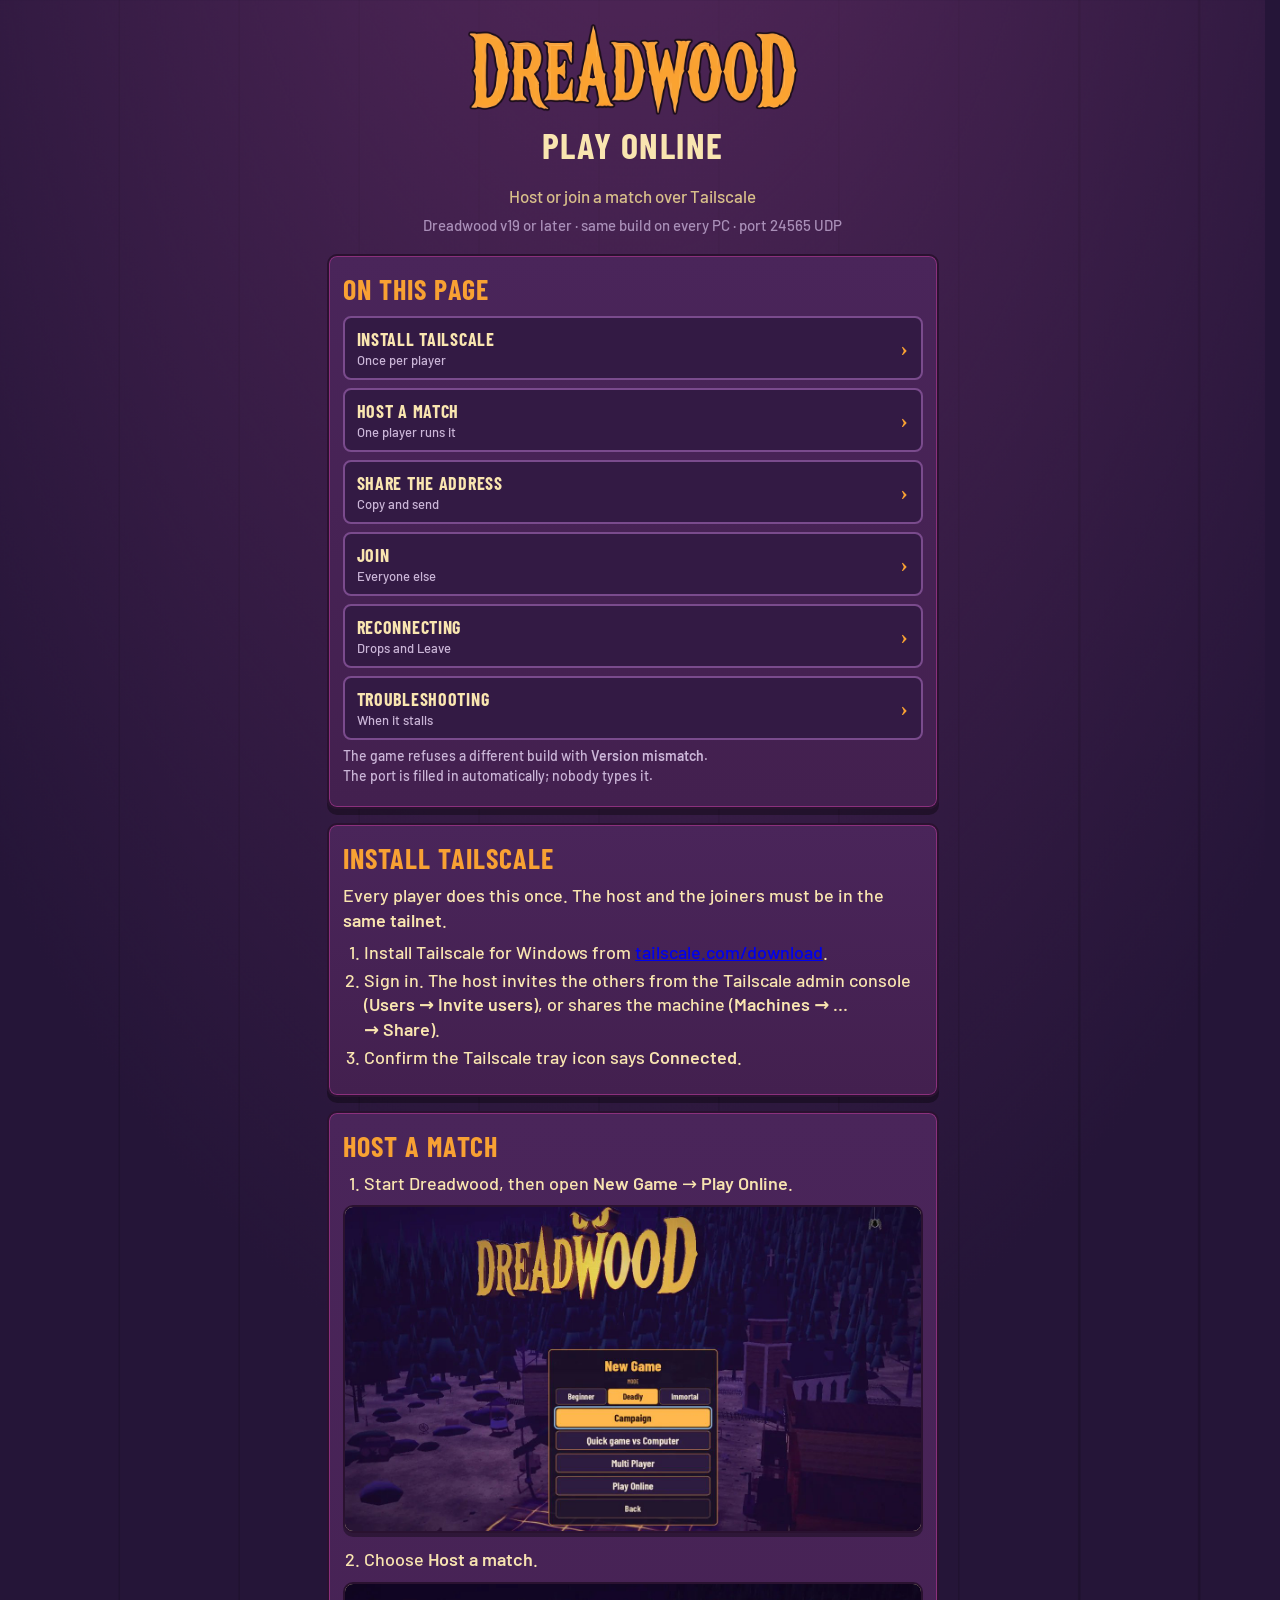
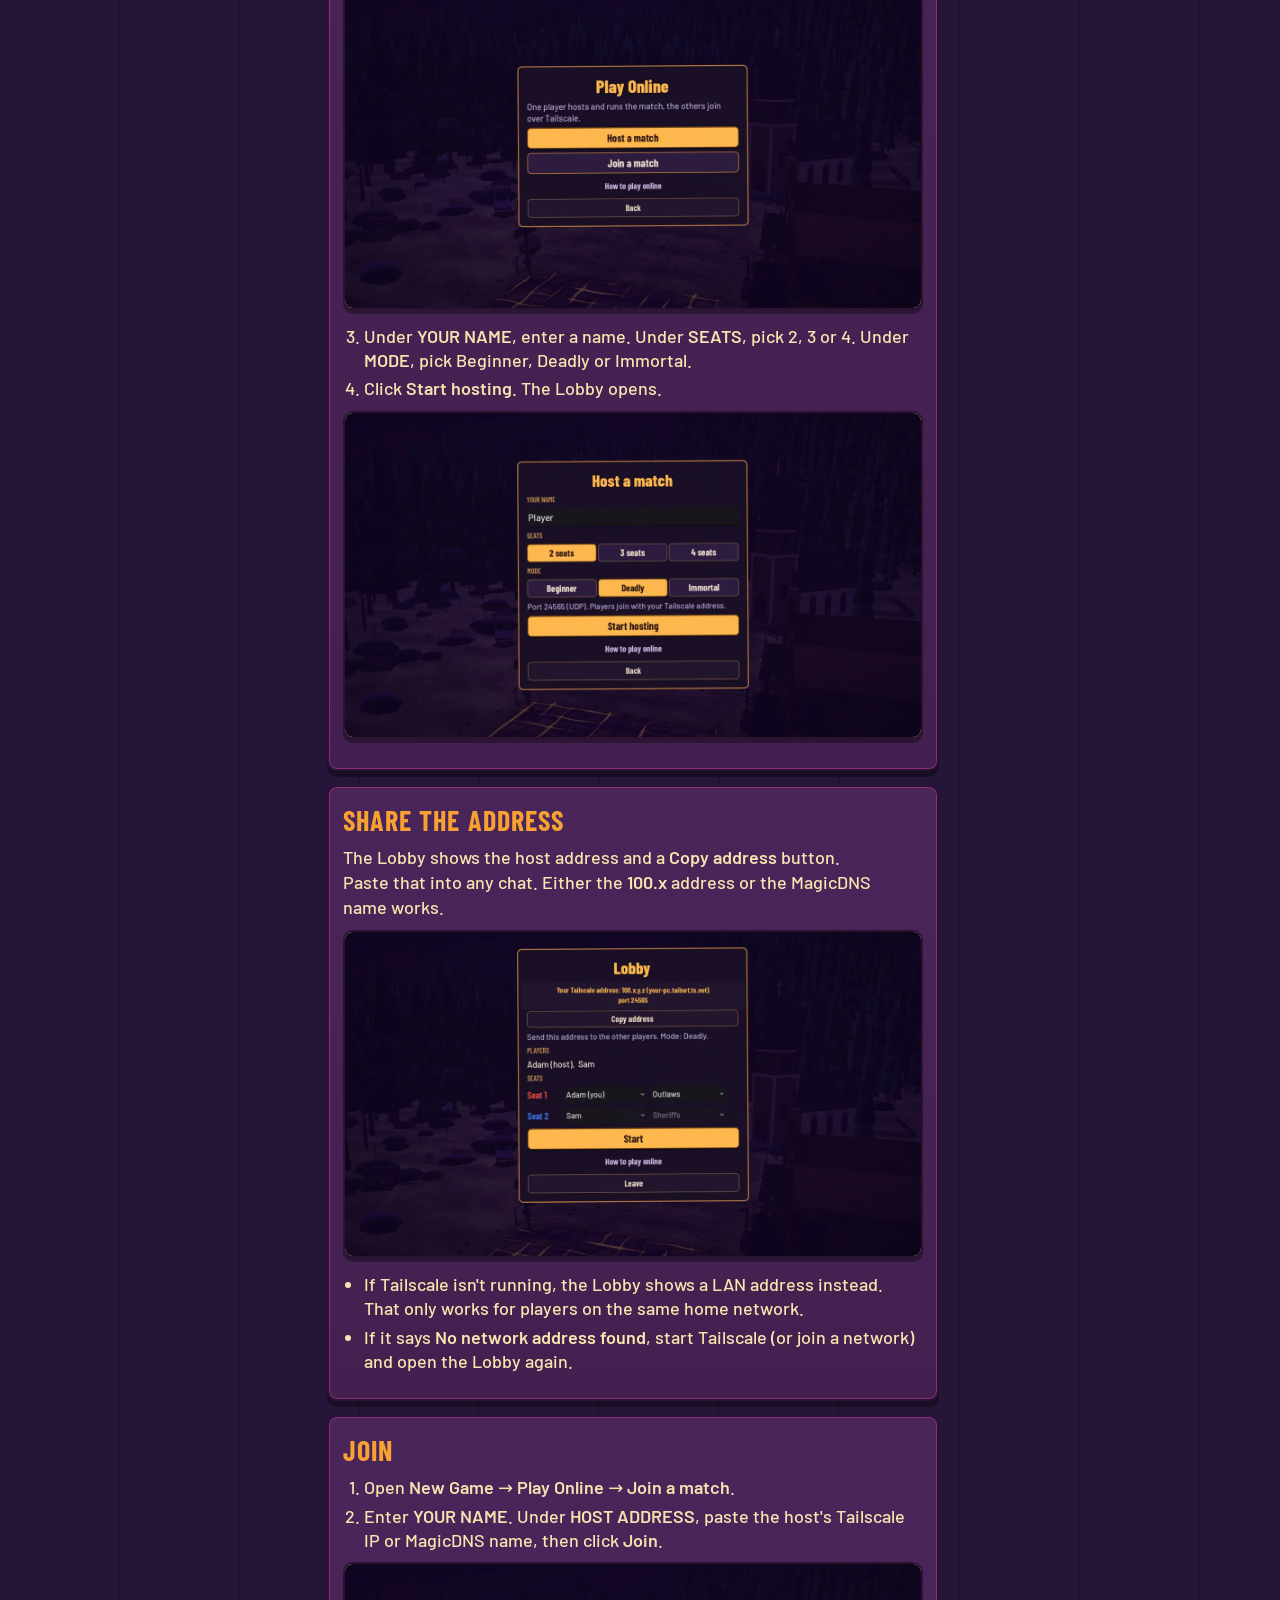
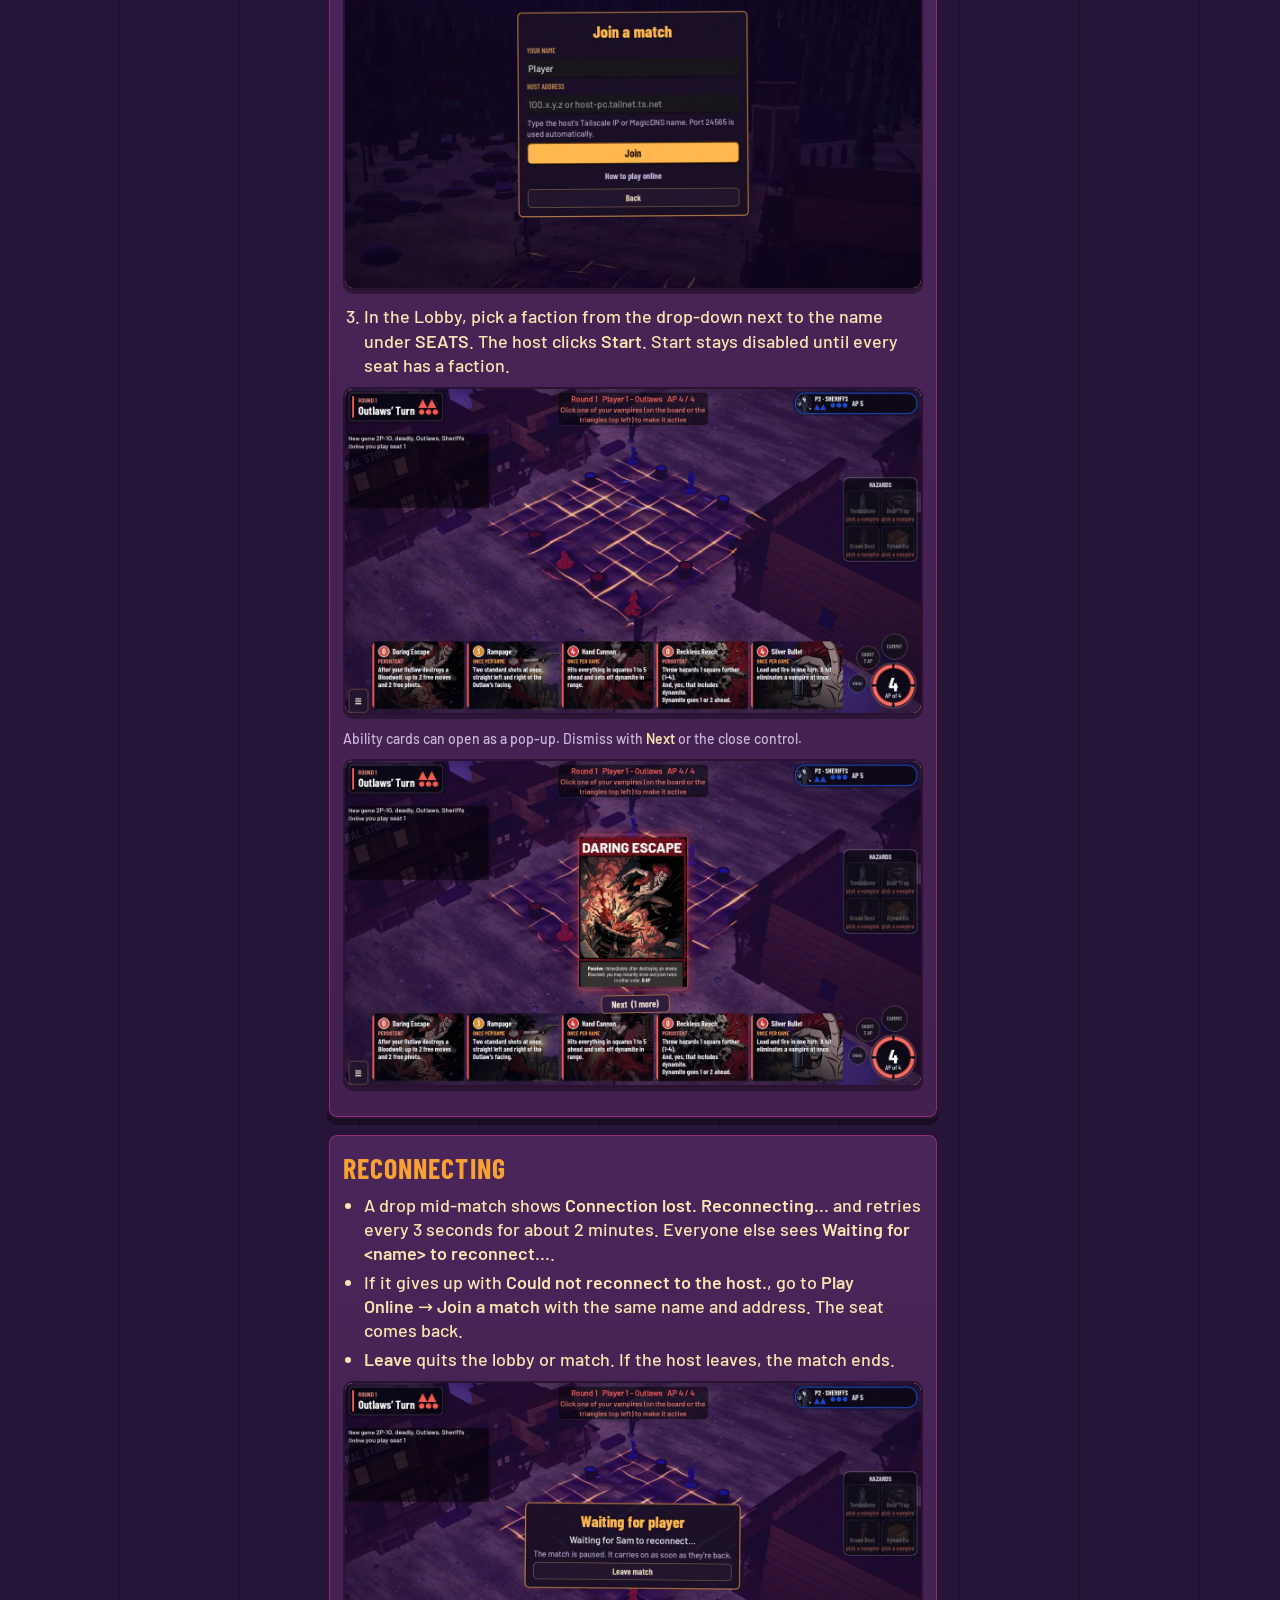
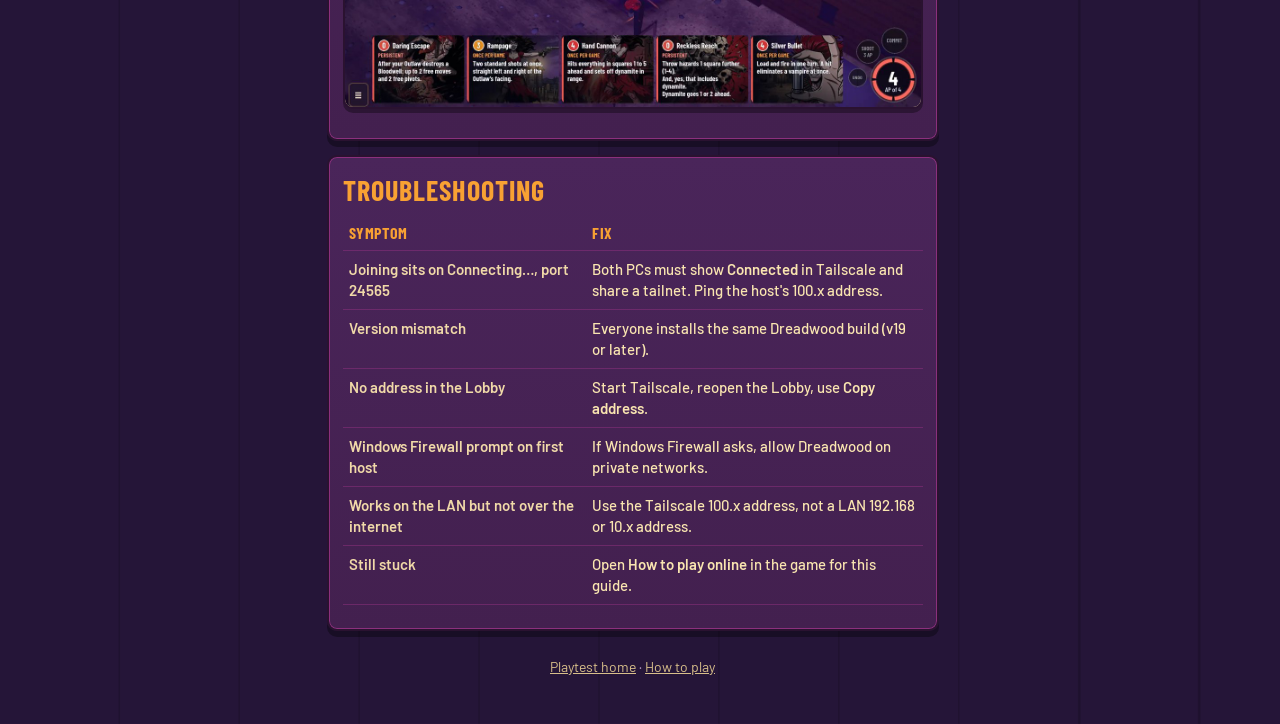
<file: online/index.html>
<!doctype html>
<html lang="en"><head>
<meta charset="utf-8"><meta name="viewport" content="width=device-width,initial-scale=1,viewport-fit=cover">
<title>Play Online · DREADWOOD</title><meta name="theme-color" content="#251538">
<meta name="description" content="Host or join a Dreadwood match over Tailscale. Build 19 or later.">
<link rel="preload" href="../assets/fonts/BarlowCondensed-Bold.woff2" as="font" type="font/woff2" crossorigin>
<link rel="stylesheet" href="../assets/app.css">
<style>
  .wrap{max-width:640px}
  .lede{text-align:center;color:#d8bf8a;font-size:17px;margin:0 0 6px;font-weight:500}
  .meta{text-align:center;color:#a98fb8;font-size:15px;margin:0 0 18px}
  .panel h2{font:700 28px "Barlow Condensed";letter-spacing:.04em;text-transform:uppercase;color:var(--logo);margin:0 0 8px}
  .panel h3{font:700 20px "Barlow Condensed";letter-spacing:.04em;text-transform:uppercase;color:#f0d9a8;margin:16px 0 6px}
  .panel ol,.panel ul{margin:6px 0 10px;padding-left:1.2em}
  .panel li{margin:4px 0;line-height:1.35}
  .panel p{margin:6px 0;line-height:1.4}
  .panel .fig{margin:10px 0 14px}
  .panel .fig img{width:100%;height:auto;display:block;background:#1a0f24}
  .toc{display:grid;gap:8px;margin:10px 0 4px}
  .toc a{display:flex;align-items:center;justify-content:space-between;text-decoration:none;padding:10px 12px;border-radius:8px;border:2px solid #7a4b8d;background:#331a44;color:var(--parch);font:700 18px "Barlow Condensed";text-transform:uppercase;letter-spacing:.04em}
  .toc a span.b{font:500 13px Barlow;text-transform:none;letter-spacing:0;color:#cbb6d8;display:block;margin-top:2px}
  .toc a .go{color:var(--logo);font-size:22px;margin-left:8px}
  table.fix{width:100%;border-collapse:collapse;font-size:15px;margin:8px 0}
  table.fix th,table.fix td{padding:8px 6px;border-bottom:1px solid rgba(139,48,125,.55);vertical-align:top;text-align:left}
  table.fix th{font:700 16px "Barlow Condensed";color:var(--logo);text-transform:uppercase;letter-spacing:.04em}
  table.fix td:first-child{color:#f0d9a8;font-weight:600;width:42%}
  .note{font-size:14px;color:#cbb6d8;margin-top:8px}
  .ui{font-weight:700;color:#f6e2b0}
  @media(max-width:420px){
    table.fix,table.fix thead,table.fix tbody,table.fix th,table.fix td,table.fix tr{display:block;width:100%}
    table.fix thead{display:none}
    table.fix tr{border-bottom:1px solid rgba(139,48,125,.55);padding:8px 0}
    table.fix td{border:0;padding:2px 0}
    table.fix td:first-child{width:auto;margin-bottom:2px}
  }
</style>
</head><body>
<main class="wrap">
  <header class="hdr"><a href="../"><img class="logo" src="../assets/img/logo.png" alt="DREADWOOD home" width="900" height="249"></a>
  <h1>Play online</h1></header>
  <p class="lede">Host or join a match over Tailscale</p>
  <p class="meta">Dreadwood v19 or later · same build on every PC · port 24565 UDP</p>

  <section class="panel">
    <h2>On this page</h2>
    <nav class="toc" aria-label="Sections">
      <a href="#install"><span><span class="a">Install Tailscale</span><span class="b">Once per player</span></span><span class="go" aria-hidden="true">›</span></a>
      <a href="#host"><span><span class="a">Host a match</span><span class="b">One player runs it</span></span><span class="go" aria-hidden="true">›</span></a>
      <a href="#share"><span><span class="a">Share the address</span><span class="b">Copy and send</span></span><span class="go" aria-hidden="true">›</span></a>
      <a href="#join"><span><span class="a">Join</span><span class="b">Everyone else</span></span><span class="go" aria-hidden="true">›</span></a>
      <a href="#reconnect"><span><span class="a">Reconnecting</span><span class="b">Drops and Leave</span></span><span class="go" aria-hidden="true">›</span></a>
      <a href="#fix"><span><span class="a">Troubleshooting</span><span class="b">When it stalls</span></span><span class="go" aria-hidden="true">›</span></a>
    </nav>
    <p class="note">The game refuses a different build with <b>Version mismatch</b>. The port is filled in automatically; nobody types it.</p>
  </section>

  <section class="panel" id="install">
    <h2>Install Tailscale</h2>
    <p>Every player does this once. The host and the joiners must be in the <b>same tailnet</b>.</p>
    <ol>
      <li>Install Tailscale for Windows from <a href="https://tailscale.com/download" target="_blank" rel="noopener">tailscale.com/download</a>.</li>
      <li>Sign in. The host invites the others from the Tailscale admin console (<b>Users → Invite users</b>), or shares the machine (<b>Machines → … → Share</b>).</li>
      <li>Confirm the Tailscale tray icon says <span class="ui">Connected</span>.</li>
    </ol>
  </section>

  <section class="panel" id="host">
    <h2>Host a match</h2>
    <ol>
      <li>Start Dreadwood, then open <span class="ui">New Game</span> → <span class="ui">Play Online</span>.</li>
    </ol>
    <figure class="fig"><img src="../assets/online/01_new_game_play_online_button.jpg" width="1280" height="720" alt="New Game menu with Play Online selected"></figure>
    <ol start="2">
      <li>Choose <span class="ui">Host a match</span>.</li>
    </ol>
    <figure class="fig"><img src="../assets/online/02_play_online_menu.jpg" width="1280" height="720" alt="Play Online menu: Host a match, Join a match, How to play online"></figure>
    <ol start="3">
      <li>Under <span class="ui">YOUR NAME</span>, enter a name. Under <span class="ui">SEATS</span>, pick 2, 3 or 4. Under <span class="ui">MODE</span>, pick Beginner, Deadly or Immortal.</li>
      <li>Click <span class="ui">Start hosting</span>. The Lobby opens.</li>
    </ol>
    <figure class="fig"><img src="../assets/online/03_host_a_match.jpg" width="1280" height="720" alt="Host a match: name, seats, mode, Start hosting"></figure>
  </section>

  <section class="panel" id="share">
    <h2>Share the address</h2>
    <p>The Lobby shows the host address and a <span class="ui">Copy address</span> button. Paste that into any chat. Either the <b>100.x</b> address or the MagicDNS name works.</p>
    <figure class="fig"><img src="../assets/online/05_lobby_host_view.jpg" width="1280" height="720" alt="Lobby with Tailscale address example 100.x.y.z and Copy address"></figure>
    <ul>
      <li>If Tailscale isn't running, the Lobby shows a LAN address instead. That only works for players on the same home network.</li>
      <li>If it says <b>No network address found</b>, start Tailscale (or join a network) and open the Lobby again.</li>
    </ul>
  </section>

  <section class="panel" id="join">
    <h2>Join</h2>
    <ol>
      <li>Open <span class="ui">New Game</span> → <span class="ui">Play Online</span> → <span class="ui">Join a match</span>.</li>
      <li>Enter <span class="ui">YOUR NAME</span>. Under <span class="ui">HOST ADDRESS</span>, paste the host's Tailscale IP or MagicDNS name, then click <span class="ui">Join</span>.</li>
    </ol>
    <figure class="fig"><img src="../assets/online/04_join_a_match.jpg" width="1280" height="720" alt="Join a match: name and host address fields"></figure>
    <ol start="3">
      <li>In the Lobby, pick a faction from the drop-down next to the name under <span class="ui">SEATS</span>. The host clicks <span class="ui">Start</span>. Start stays disabled until every seat has a faction.</li>
    </ol>
    <figure class="fig"><img src="../assets/online/06_online_match.jpg" width="1280" height="720" alt="An online match in progress on the board"></figure>
    <p class="note">Ability cards can open as a pop-up. Dismiss with <span class="ui">Next</span> or the close control.</p>
    <figure class="fig"><img src="../assets/online/08_popup_card_dismiss.jpg" width="1280" height="720" alt="Pop-up ability card with Next to dismiss"></figure>
  </section>

  <section class="panel" id="reconnect">
    <h2>Reconnecting</h2>
    <ul>
      <li>A drop mid-match shows <b>Connection lost. Reconnecting...</b> and retries every 3 seconds for about 2 minutes. Everyone else sees <b>Waiting for &lt;name&gt; to reconnect...</b>.</li>
      <li>If it gives up with <b>Could not reconnect to the host.</b>, go to <span class="ui">Play Online</span> → <span class="ui">Join a match</span> with the same name and address. The seat comes back.</li>
      <li><span class="ui">Leave</span> quits the lobby or match. If the host leaves, the match ends.</li>
    </ul>
    <figure class="fig"><img src="../assets/online/07_waiting_for_player.jpg" width="1280" height="720" alt="Waiting for a player to reconnect overlay"></figure>
  </section>

  <section class="panel" id="fix">
    <h2>Troubleshooting</h2>
    <table class="fix">
      <thead><tr><th>Symptom</th><th>Fix</th></tr></thead>
      <tbody>
        <tr><td>Joining sits on Connecting…, port 24565</td><td>Both PCs must show <b>Connected</b> in Tailscale and share a tailnet. Ping the host's 100.x address.</td></tr>
        <tr><td>Version mismatch</td><td>Everyone installs the same Dreadwood build (v19 or later).</td></tr>
        <tr><td>No address in the Lobby</td><td>Start Tailscale, reopen the Lobby, use <b>Copy address</b>.</td></tr>
        <tr><td>Windows Firewall prompt on first host</td><td>If Windows Firewall asks, allow Dreadwood on private networks.</td></tr>
        <tr><td>Works on the LAN but not over the internet</td><td>Use the Tailscale 100.x address, not a LAN 192.168 or 10.x address.</td></tr>
        <tr><td>Still stuck</td><td>Open <b>How to play online</b> in the game for this guide.</td></tr>
      </tbody>
    </table>
  </section>

  <p class="foot"><a href="../">Playtest home</a> · <a href="../how-to-play/">How to play</a></p>
</main>
</body></html>
</file>
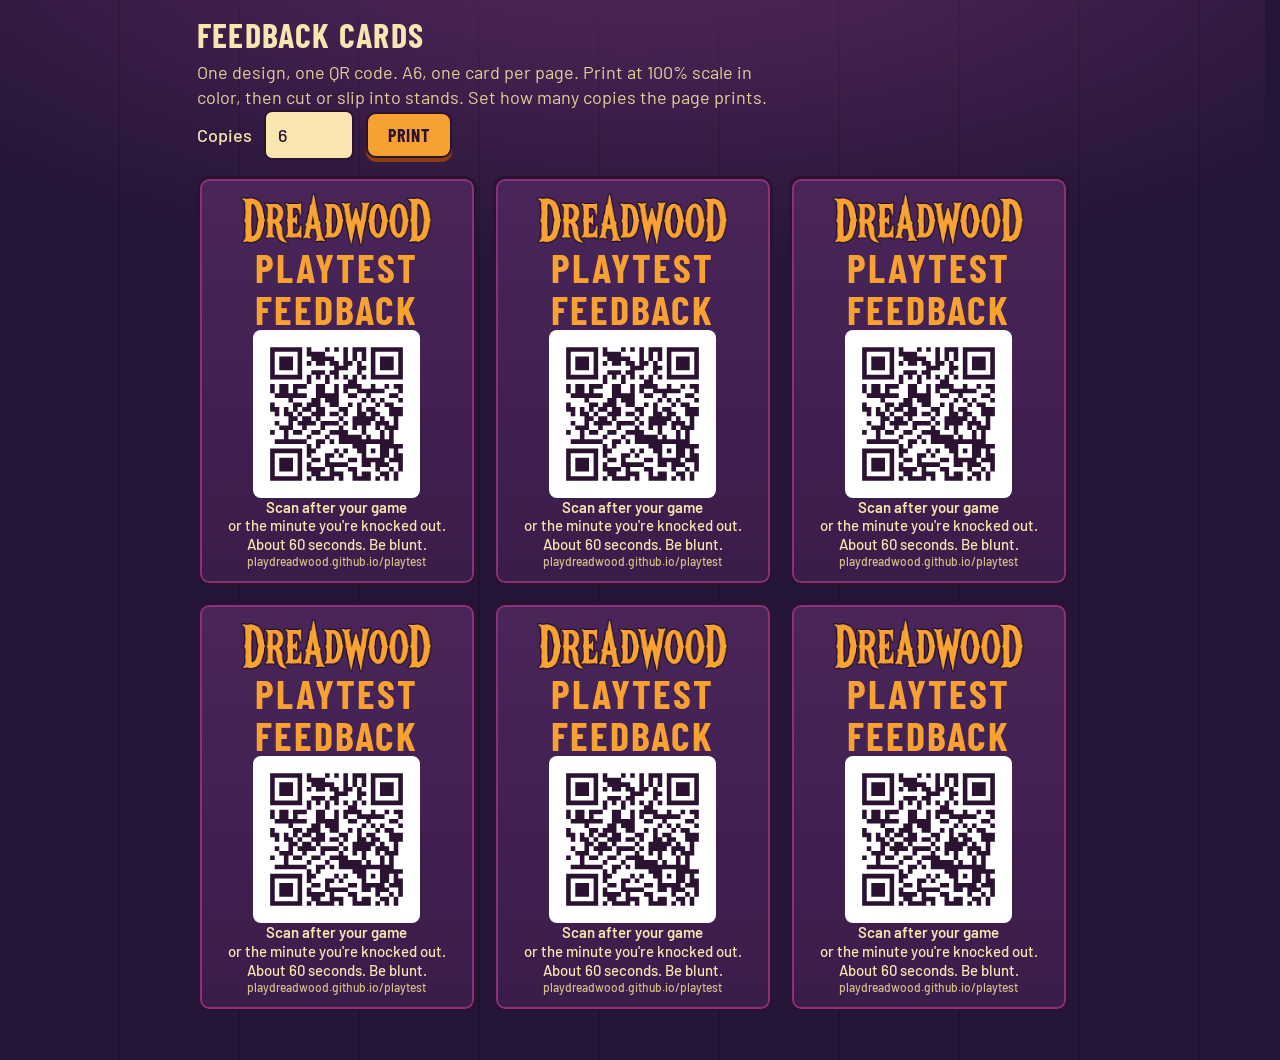
<file: qr/index.html>
<!doctype html>
<html lang="en"><head>
<meta charset="utf-8"><meta name="viewport" content="width=device-width,initial-scale=1">
<title>DREADWOOD Feedback Cards</title><meta name="robots" content="noindex,nofollow">
<link rel="stylesheet" href="../assets/app.css">
<style>
.cards{display:grid;grid-template-columns:repeat(auto-fill,minmax(250px,1fr));gap:16px;margin-top:16px}
.card{background:linear-gradient(180deg,var(--wood),#3a1c49);border:3px solid var(--ink);box-shadow:inset 0 0 0 2px var(--sheen);border-radius:12px;padding:14px;text-align:center;aspect-ratio:105/148;display:flex;flex-direction:column;align-items:center;justify-content:space-between}
.card img.lg{width:78%;height:auto}
.card .hd{font:700 40px/1.05 "Barlow Condensed";text-transform:uppercase;letter-spacing:.05em;color:var(--logo);text-wrap:balance}
.card .qr{background:#fff;padding:8px;border-radius:8px;width:68%;line-height:0}.card .qr img{width:100%;height:auto}
.card p{margin:0;font-size:15px;line-height:1.25;color:var(--parch)}
.card .u{font-size:12px;color:#d8bf8a}
.ctl{display:flex;gap:12px;align-items:center;flex-wrap:wrap}.ctl input{width:90px}
@page{size:A6;margin:0}
@media print{
 html,body{background:#fff!important;padding:0!important}
 .noprint{display:none!important}.wrap{max-width:none;padding:0}
 .cards{display:block;margin:0}
 .card{width:105mm;height:148mm;aspect-ratio:auto;border-radius:0;border:0;box-shadow:none;page-break-after:always;break-after:page;padding:8mm;-webkit-print-color-adjust:exact;print-color-adjust:exact;background:#4A255A}
 .card:last-child{page-break-after:auto}
}
</style></head><body>
<main class="wrap wide">
  <div class="noprint">
    <h1>Feedback cards</h1>
    <p class="lede">One design, one QR code. A6, one card per page. Print at 100% scale in color, then cut or slip into stands. Set how many copies the page prints.</p>
    <div class="ctl"><label for="n">Copies</label><input type="number" id="n" min="1" max="24" value="6" inputmode="numeric"><button class="btn sm" onclick="print()">Print</button></div>
  </div>
  <div class="cards" id="cards"></div>
</main>
<script>
const el = document.getElementById("cards"), inp = document.getElementById("n");
function draw(){
  el.innerHTML = ""; const n = Math.max(1, Math.min(24, +inp.value || 1));
  for (let i=0;i<n;i++){ const d = document.createElement("div"); d.className = "card";
    d.innerHTML = `<img class="lg" src="../assets/img/logo.png" alt="DREADWOOD">
     <div class="hd">Playtest feedback</div>
     <div class="qr"><img src="survey.svg" alt="QR code for the playtest survey"></div>
     <p><b>Scan after your game</b><br>or the minute you're knocked out.<br>About 60 seconds. Be blunt.</p>
     <p class="u">playdreadwood.github.io/playtest</p>`; el.appendChild(d); }
}
inp.addEventListener("input", draw); draw();
</script></body></html>
</file>
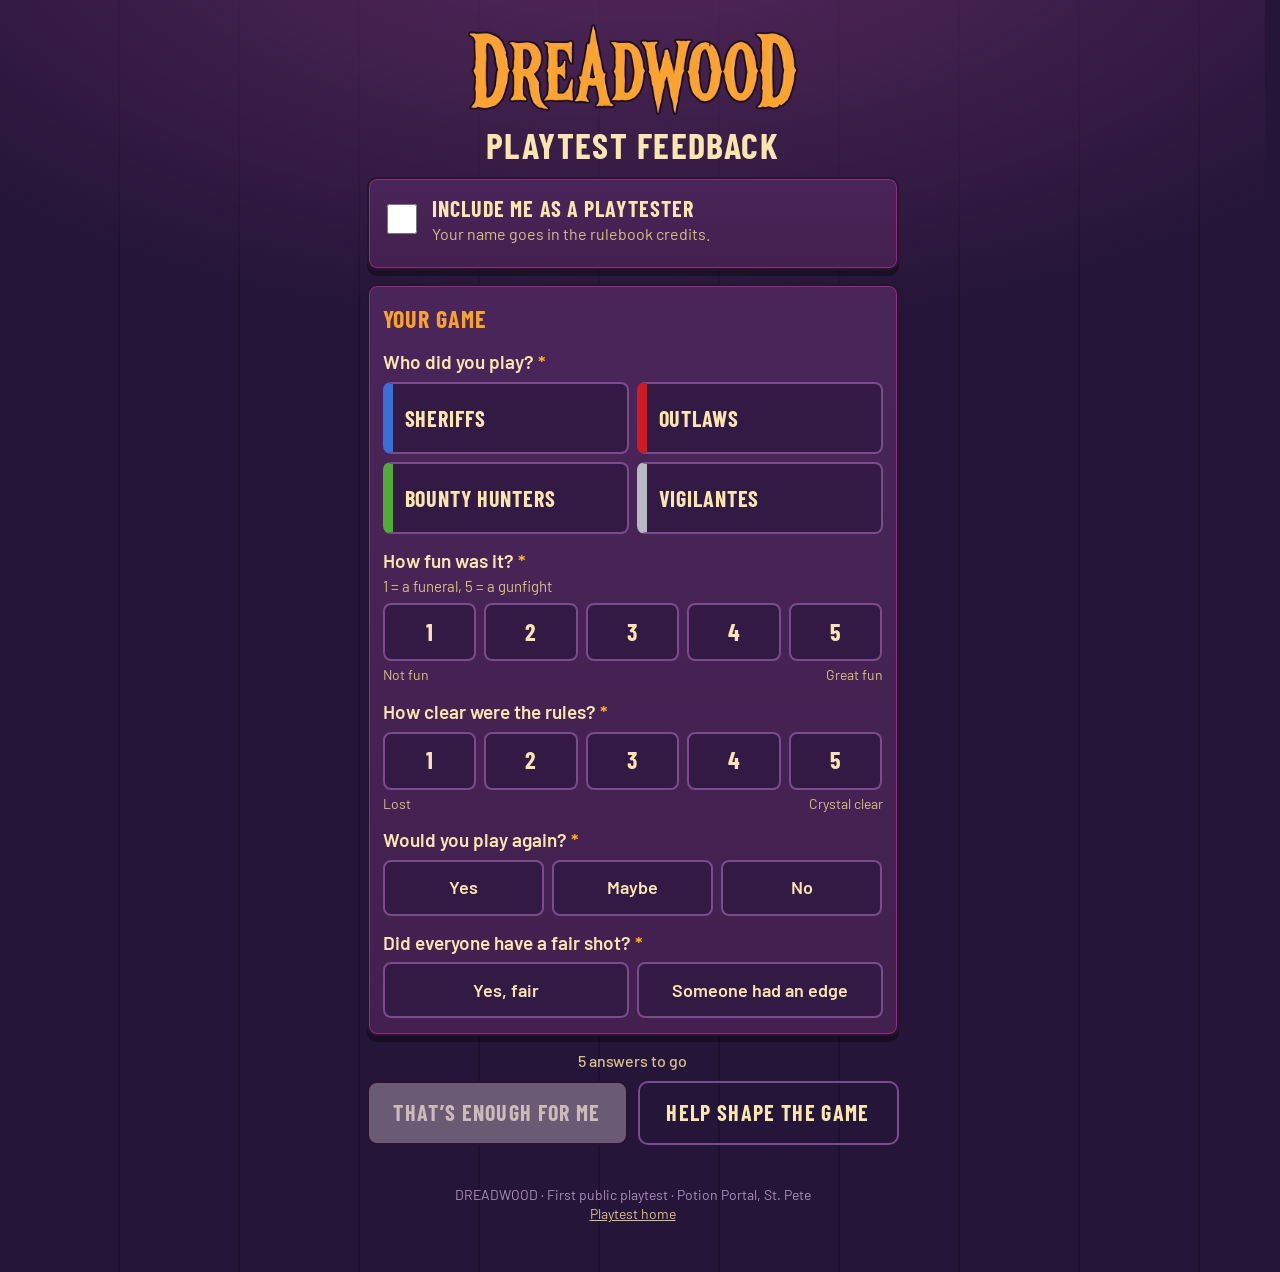
<file: survey/index.html>
<!doctype html>
<html lang="en"><head>
<meta charset="utf-8"><meta name="viewport" content="width=device-width,initial-scale=1,viewport-fit=cover">
<title>DREADWOOD Playtest Feedback</title><meta name="theme-color" content="#251538">
<meta name="description" content="Tell us how your DREADWOOD game went. About 60 seconds.">
<link rel="preload" href="../assets/fonts/BarlowCondensed-Bold.woff2" as="font" type="font/woff2" crossorigin>
<link rel="stylesheet" href="../assets/app.css">
</head><body>
<main class="wrap" id="form-view">
  <header class="hdr"><img class="logo" src="../assets/img/logo.png" alt="DREADWOOD" width="900" height="249">
  <h1>Playtest feedback</h1></header>
  <form id="f" autocomplete="off" novalidate>
   <div class="hp" aria-hidden="true"><label>Website <input type="text" name="website" tabindex="-1" autocomplete="off"></label></div>

   <section class="panel pt" id="pt-panel">
    <label class="tick big"><input type="checkbox" id="credit"><span><b>Include me as a playtester</b><small>Your name goes in the rulebook credits.</small></span></label>
    <div id="pt-fields" class="reveal"><div class="rv">
      <div class="q">Name <small>exactly as it should be printed</small></div><input type="text" id="creditname" maxlength="80" autocomplete="off" placeholder="First name, handle, or both">
      <div class="q">Email <small>optional, only if you're up for follow-up questions</small></div><input type="email" id="email" maxlength="120" autocomplete="off" inputmode="email" placeholder="you@example.com">
      <p class="hint" style="margin:8px 0 0">Only Adam sees this. No spam, no list sales.</p>
    </div></div>
   </section>

   <section class="panel">
    <h2>Your game</h2>
    <div class="q req">Who did you play?</div>
    <div class="chips grid2" id="c-faction" data-chipclass="fac"></div>

    <div class="q"><span class="req">How fun was it?</span><small>1 = a funeral, 5 = a gunfight</small></div>
    <div class="chips five" id="c-fun"></div>
    <div class="scale-labels"><span>Not fun</span><span>Great fun</span></div>

    <div class="q req">How clear were the rules?</div>
    <div class="chips five" id="c-clarity"></div>
    <div class="scale-labels"><span>Lost</span><span>Crystal clear</span></div>

    <div class="q req">Would you play again?</div>
    <div class="chips grid3" id="c-again"></div>

    <div class="q req">Did everyone have a fair shot?</div>
    <div class="chips grid2" id="c-balance"></div>
    <div id="off-wrap" class="hidden"><div class="q">What gave someone the edge? <small>optional</small></div>
      <input type="text" id="off" maxlength="200" placeholder="A faction, a card, a seat, the board…"></div>
   </section>

   <p class="note count" id="left">5 answers to go</p>
   <div class="actions">
     <button class="btn" id="go" type="button" disabled>That’s Enough for Me</button>
     <button class="btn ghost" id="more" type="button" aria-expanded="false" aria-controls="extra">Help shape the game</button>
   </div>

   <div id="extra" class="reveal"><div class="rv">
   <details class="panel" id="d-game">
    <summary>The match <span class="opt">optional</span><span class="cnt" hidden></span></summary>
    <div class="q">How many games of Dreadwood have you played tonight?<small>Count this one.</small></div><div class="chips eq num" id="c-game"></div>
    <div class="q">Players</div><div class="chips grid3" id="c-count"></div>
    <div id="seat-wrap" class="hidden"><div class="q">Your seat<small>1 = went first</small></div><div class="chips eq num" id="c-seat"></div></div>
    <div class="q">Layout</div><select id="layout" aria-label="Layout"></select>
    <div class="q">Did you win?</div><div class="chips grid3" id="c-won"></div>
   </details>

   <details class="panel" id="d-more">
    <summary>Your two cents <span class="opt">optional</span><span class="cnt" hidden></span></summary>
    <div class="q">Favorite character or ability</div><select id="fav"></select>
    <div class="q">Least favorite</div><select id="least"></select>
    <div class="q">What confused you?</div><textarea id="confused" maxlength="600" placeholder="A rule, a card, a moment where you went “wait, what?”"></textarea>
    <div class="q">One thing you'd change</div><textarea id="change" maxlength="600"></textarea>
   </details>

   <details class="panel" id="d-you">
    <summary>Who's talking <span class="opt">optional</span><span class="cnt" hidden></span></summary>
    <div class="q">How did you hear about tonight?</div><div class="chips grid2" id="c-heard"></div>
    <div class="q">What do you usually play? <small>pick any</small></div><div class="chips grid2 left" id="c-interests"></div>
    <div class="q">Favorite board or video game?</div><input type="text" id="favgame" maxlength="100" placeholder="Anything goes">
   </details>

   <p class="note count" id="left2"></p>
   <button class="btn" id="go2" type="button" disabled>Send it all in</button>
   </div></div>
  </form>
  <p class="foot">DREADWOOD · First public playtest · Potion Portal, St. Pete<br><a href="../">Playtest home</a></p>
</main>

<main class="wrap thanks hidden" id="thanks-view">
  <img class="logo" src="../assets/img/logo.png" alt="DREADWOOD" width="900" height="249">
  <h1 id="thx-h1">Thanks, partner.</h1>
  <figure class="vamp" id="vamp"><img id="vamp-img" alt="" width="260" height="360"><figcaption><b id="vamp-name"></b><span id="vamp-line"></span></figcaption></figure>
  <p class="lede" style="font-size:20px">Your notes go straight into the rulebook pile.</p>
  <div class="status wait" id="tstatus">Saving…</div>
  <a class="btn ig" id="ig" href="https://instagram.com/playdreadwood" target="_blank" rel="noopener"><svg viewBox="0 0 24 24" width="28" height="28" aria-hidden="true" fill="none" stroke="currentColor" stroke-width="2.2"><rect x="3" y="3" width="18" height="18" rx="5.5"/><circle cx="12" cy="12" r="4.2"/><circle cx="17.4" cy="6.6" r="1.1" fill="currentColor" stroke="none"/></svg><div class="igt"><span class="a">Follow @playdreadwood</span><span class="b">on Instagram</span></div></a>
  <p class="lede">Eliminated early? Grab another drink. You earned it.</p>
  <div style="display:grid;gap:10px;margin-top:20px">
   <button class="btn ghost" id="more-thoughts" type="button">Wait! I had more thoughts.</button>
   <button class="btn" id="again" type="button">Another player at this table</button>
   <button class="btn ghost" id="again-me" type="button">I played another game</button>
  </div>
  <p class="foot">Anything we missed? Tell Adam in person.<br><a href="../">Playtest home</a> · <a href="../how-to-play/">How to play</a></p>
</main>
<script src="../assets/config.js"></script><script src="../assets/common.js"></script>
<script>
(() => {
const {$, $$, chips, getChips, setChips, enqueue, flush, pending, fillLayouts, ROSTER, FACTIONS, jget, jset} = DW;
const P = new URLSearchParams(location.search);
let game = "";   // ?t= (old table param) is ignored on purpose
const gp = (P.get("g")||"").replace(/\s/g,"+");   // ?t= (old table param) is ignored on purpose
if (/^\d{1,2}\+?$/.test(gp)) game = (parseInt(gp,10) >= 4 || gp.endsWith("+")) ? "4+" : String(parseInt(gp,10));
const mounted = Date.now();
chips($("#c-game"), ["1","2","3","4+"], {onchange:v=>{game=v;}}); setChips($("#c-game"), game);
const upd = () => {
  const need = [["fac",getChips($("#c-faction"))],["fun",getChips($("#c-fun"))],["cl",getChips($("#c-clarity"))],["ag",getChips($("#c-again"))],["bal",getChips($("#c-balance"))]].filter(x=>!x[1]).length;
  $("#go").disabled = $("#go2").disabled = need>0;
  $("#left").textContent = $("#left2").textContent = need ? need + (need===1?" answer to go":" answers to go") : "Ready. Thanks for doing this.";
  $("#off-wrap").classList.toggle("hidden", getChips($("#c-balance"))!=="Felt off");
};
chips($("#c-faction"), FACTIONS, {onchange:upd});
chips($("#c-fun"), ["1","2","3","4","5"], {onchange:upd});
chips($("#c-clarity"), ["1","2","3","4","5"], {onchange:upd});
chips($("#c-again"), ["Yes","Maybe","No"], {onchange:upd});
chips($("#c-balance"), [{v:"Fair",l:"Yes, fair"},{v:"Felt off",l:"Someone had an edge"}], {onchange:upd});
function seatsFor(v){ const n=+v||0, keep=getChips($("#c-seat")); $("#seat-wrap").classList.toggle("hidden", !n);
  chips($("#c-seat"), n?Array.from({length:n},(_,i)=>String(i+1)):[], {onchange:()=>{}}); $("#c-seat").style.setProperty("--n", n||1);
  if (keep && +keep<=n) setChips($("#c-seat"), keep); }
chips($("#c-count"), ["2","3","4"], {onchange:v=>{ fillLayouts($("#layout"), v?+v:0); seatsFor(v); }});
seatsFor("");
chips($("#c-won"), ["Won","Lost","Unfinished"]);
chips($("#c-heard"), ["Potion Portal","Social media","A friend","Walked in","Other"]);
chips($("#c-interests"), ["Tactics/strategy board games","Miniatures wargames","Card games","Party/family games","Tactics/strategy video games","Shooter video games","Role-playing video games","Other"], {multi:true});
fillLayouts($("#layout"), 0);
// favorite / least: characters + abilities + Silver Bullet
for (const id of ["fav","least"]) { const s=$("#"+id); s.innerHTML='<option value="">No pick</option>';
  Object.entries(ROSTER).forEach(([f,r]) => { const g=document.createElement("optgroup"); g.label=f;
    [...r.chars.map(c=>["Character: "+c, c]), ...r.abil.map(a=>["Ability: "+a, a+" (ability)"])].forEach(([v,l])=>{const o=document.createElement("option");o.value=v;o.textContent=l;g.appendChild(o)}); s.appendChild(g); });
  const g=document.createElement("optgroup"); g.label="Everyone"; const o=document.createElement("option"); o.value="Silver Bullet"; o.textContent="Silver Bullet"; g.appendChild(o); s.appendChild(g); }
$("#credit").onchange = e => { $("#pt-fields").classList.toggle("open", e.target.checked); if(!e.target.checked){ $("#creditname").value=""; $("#email").value=""; } };
$("#more").onclick = () => { $(".actions").classList.add("hidden"); $("#left").classList.add("hidden"); const x=$("#extra"); x.classList.add("open"); $("#more").setAttribute("aria-expanded","true"); setTimeout(()=>x.scrollIntoView({behavior:"smooth",block:"start"}),120); };
upd();

function badges(){
  $$('#f details').forEach(d=>{ let n=0;
    $$('.chips',d).forEach(c=>{ if($$('.chip[aria-pressed=true]',c).length) n++; });
    $$('input[type=text],input[type=email],textarea,select',d).forEach(e=>{ if((e.value||'').trim()) n++; });
    $$('input[type=checkbox]',d).forEach(e=>{ if(e.checked) n++; });
    const b=$('.cnt',d); b.hidden=!n; b.textContent=n+' answered'; });
}
['click','input','change'].forEach(ev=>$('#f').addEventListener(ev,()=>setTimeout(badges,0)));
badges();

function build(){
  const v = id => ($("#"+id).value||"").trim(), pt = $("#credit").checked;
  return { type:"survey", game:getChips($("#c-game")), faction:getChips($("#c-faction")), fun:+getChips($("#c-fun")), clarity:+getChips($("#c-clarity")),
    play_again:getChips($("#c-again")), balance:getChips($("#c-balance")), balance_note:v("off"),
    tier:"", players:getChips($("#c-count")), layout:v("layout"), seat:getChips($("#c-seat")), result:getChips($("#c-won")), first_time:"",
    favorite:v("fav"), least_favorite:v("least"), confused:v("confused"), change:v("change"), heard:getChips($("#c-heard")), interests:getChips($("#c-interests"),true), favorite_game:v("favgame"),
    handle:pt?v("creditname"):"", email:pt?v("email"):"", ok_followup:pt && !!v("email"), ok_credit:pt, credit_name:pt?v("creditname"):"",
    seconds:Math.round((Date.now()-mounted)/1000) };
}
let cur = null;   // {id, ts, vamp} of the record this screen belongs to
async function showThanks(real, upd){
  if (real){ const v = upd && cur && cur.vamp ? cur.vamp : DW.nextVampire(); if (cur) cur.vamp = v; $('#vamp-img').src='../assets/vamps/'+v.f; $('#vamp-img').alt=v.name; $('#vamp-name').textContent=v.name; $('#vamp-line').textContent=v.line; $('#vamp').classList.remove('hidden'); } else $('#vamp').classList.add('hidden');
  $('#thx-h1').textContent = upd ? 'Added. Thanks.' : 'Thanks, partner.';
  $("#form-view").classList.add("hidden"); $("#thanks-view").classList.remove("hidden"); scrollTo(0,0);
  const st = $("#tstatus");
  const paint = () => { const n = pending(); if (n){ st.className="status wait"; st.textContent="Saved on this phone. It will send itself as soon as you have signal. You can close this page."; } else { st.className="status ok"; st.textContent="✓ Received. Nothing more to do."; } };
  paint(); document.addEventListener("dw-queue", paint); await flush(); paint();
}
const submit = async () => {
  if ($("#f [name=website]").value) { showThanks(); return; }           // honeypot: bots get a fake thank-you, nothing is stored
  if (Date.now()-mounted < 2500) return;                                   // humans need more than 2.5 s
  const em = $("#email").value.trim(); if (em && !/^\S+@\S+\.\S+$/.test(em)) { $("#email").focus(); return; }
  const upd = !!cur, rec = build();
  if (upd){ rec.id = cur.id; rec.ts = cur.ts; rec.update = true; }
  enqueue(rec); if (!upd) cur = {id:rec.id, ts:rec.ts, vamp:null};
  showThanks(true, upd);
};
$("#go").onclick = $("#go2").onclick = submit;
function resetForm(keepGame){
  cur = null;
  $("#f").reset(); ["c-game","c-faction","c-fun","c-clarity","c-again","c-balance","c-count","c-seat","c-won","c-heard","c-interests"].forEach(i=>setChips($("#"+i),""));
  seatsFor(""); $("#pt-fields").classList.remove("open"); $("#extra").classList.remove("open"); $(".actions").classList.remove("hidden"); $("#left").classList.remove("hidden"); $("#more").setAttribute("aria-expanded","false"); if(!keepGame) game="";
  setChips($("#c-game"), keepGame ? game : ""); fillLayouts($("#layout"),0); upd(); badges(); $$('#f details').forEach(d=>d.open=false);
  $("#thanks-view").classList.add("hidden"); $("#form-view").classList.remove("hidden"); scrollTo(0,0);
}
$("#more-thoughts").onclick = () => {
  $("#thanks-view").classList.add("hidden"); $("#form-view").classList.remove("hidden");
  ["#d-game","#d-more","#d-you"].forEach(id=>{ const d=$(id); if(d) d.open=true; });
  if(!$("#extra").classList.contains("open")) $("#more").click(); else $("#extra").scrollIntoView({behavior:"smooth",block:"start"});
  badges();
};
$("#again").onclick = () => resetForm(true);
$("#again-me").onclick = () => resetForm(false);
})();
</script></body></html>
</file>
<file: assets/app.css>
@font-face{font-family:Barlow;font-weight:400;font-display:swap;src:url(fonts/Barlow-Regular.woff2) format("woff2")}
@font-face{font-family:Barlow;font-weight:500;font-display:swap;src:url(fonts/Barlow-Medium.woff2) format("woff2")}
@font-face{font-family:Barlow;font-weight:600;font-display:swap;src:url(fonts/Barlow-SemiBold.woff2) format("woff2")}
@font-face{font-family:"Barlow Condensed";font-weight:600;font-display:swap;src:url(fonts/BarlowCondensed-SemiBold.woff2) format("woff2")}
@font-face{font-family:"Barlow Condensed";font-weight:700;font-display:swap;src:url(fonts/BarlowCondensed-Bold.woff2) format("woff2")}
:root{--night:#251538;--ink:#2A1230;--wood:#4A255A;--wood-hi:#68286B;--sheen:#8B307D;--parch:#F9E5B0;--parch-mid:#FED980;--ember:#EB7B2D;--logo:#F8A133;--amber:#FFB81C;--rust:#C7563D;--magenta:#D6249F;
--sheriff:#3A70D6;--outlaw:#CE1C26;--hunter:#54AA38;--vigil:#B9B9C4;--ok:#7BD36B}
*{box-sizing:border-box;-webkit-tap-highlight-color:transparent}
html{background:var(--night);color:var(--parch);font:500 18px/1.4 Barlow,system-ui,sans-serif;-webkit-text-size-adjust:100%}
body{margin:0;min-height:100vh;background:
 radial-gradient(120% 60% at 50% -10%,#5a2a5f 0%,transparent 60%),
 repeating-linear-gradient(90deg,rgba(0,0,0,.0) 0 118px,rgba(0,0,0,.18) 118px 120px),var(--night);padding-bottom:110px}
.wrap{max-width:560px;margin:0 auto;padding:18px 14px}
.wide{max-width:900px}
h1,h2,h3,.cond{font-family:"Barlow Condensed",Barlow,sans-serif;text-transform:uppercase;letter-spacing:.04em;margin:0}
h1{font-size:34px;line-height:1;font-weight:700;color:var(--parch)}
h2{font-size:24px;font-weight:700;color:var(--logo)}
.lede{color:#e6cf9c;margin:8px 0 0;font-weight:400}
.logo{display:block;width:min(78%,330px);margin:6px auto 14px;height:auto}
.panel{background:linear-gradient(180deg,var(--wood) 0%,#43204f 100%);border:2px solid var(--ink);box-shadow:inset 0 0 0 1px var(--sheen),0 6px 0 rgba(0,0,0,.35);border-radius:10px;padding:16px 14px;margin:14px 0}
.panel h2{margin-bottom:2px}
.hint{font-size:15px;color:#d8bf8a;font-weight:400;margin:0 0 10px}
.q{margin:14px 0 6px;font-weight:600;font-size:19px}
.q small{font-weight:400;color:#d8bf8a;font-size:15px}
.req::after{content:" *";color:var(--amber)}
.chips{display:flex;flex-wrap:wrap;gap:8px}
.chips.grid2{display:grid;grid-template-columns:1fr 1fr}
.chips.grid3{display:grid;grid-template-columns:repeat(3,1fr)}
.chips.grid4{display:grid;grid-template-columns:repeat(4,1fr)}
.chips.five{display:grid;grid-template-columns:repeat(5,1fr)}
.chip{appearance:none;font:600 18px Barlow,sans-serif;color:var(--parch);background:#331a44;border:2px solid #7a4b8d;border-radius:8px;min-height:52px;padding:8px 12px;text-align:center;cursor:pointer;display:flex;align-items:center;justify-content:center;gap:8px}
.chip:active{transform:translateY(1px)}
.chip[aria-pressed=true]{background:var(--logo);border-color:#fff3d0;color:var(--ink);box-shadow:0 0 0 2px var(--ember)}
.chip.fac{justify-content:flex-start;border-left-width:10px;font-family:"Barlow Condensed";font-size:22px;text-transform:uppercase;letter-spacing:.04em;font-weight:700;min-height:60px}
.chip.fac[data-v=Sheriffs]{border-left-color:var(--sheriff)}.chip.fac[data-v=Outlaws]{border-left-color:var(--outlaw)}
.chip.fac[data-v="Bounty Hunters"]{border-left-color:var(--hunter)}.chip.fac[data-v=Vigilantes]{border-left-color:var(--vigil)}
.scale-labels{display:flex;justify-content:space-between;font-size:14px;color:#d8bf8a;margin-top:4px;font-weight:400}
.chips.five .chip{font-size:24px;font-family:"Barlow Condensed";font-weight:700;min-height:58px;padding:4px}
input[type=text],input[type=email],input[type=number],input[type=time],select,textarea{width:100%;font:500 18px Barlow,sans-serif;color:var(--ink);background:var(--parch);border:2px solid var(--ink);border-radius:8px;padding:12px;min-height:50px}
textarea{min-height:84px;resize:vertical}
select{appearance:none;background:var(--parch) url("data:image/svg+xml,%3Csvg xmlns='http://www.w3.org/2000/svg' width='16' height='10'%3E%3Cpath d='M1 1l7 7 7-7' fill='none' stroke='%232A1230' stroke-width='3'/%3E%3C/svg%3E") no-repeat right 14px center;padding-right:40px}
input:focus,select:focus,textarea:focus,.chip:focus-visible,.btn:focus-visible{outline:3px solid var(--amber);outline-offset:2px}
label.tick{display:flex;gap:12px;align-items:flex-start;padding:10px 0;font-weight:500}
label.tick input{width:26px;height:26px;flex:none;accent-color:var(--logo);margin-top:1px}
.btn{appearance:none;font:700 24px "Barlow Condensed";text-transform:uppercase;letter-spacing:.06em;border:2px solid var(--ink);border-radius:10px;min-height:58px;padding:10px 20px;background:var(--logo);color:var(--ink);box-shadow:0 4px 0 #8a3d12;cursor:pointer;width:100%}
.btn:disabled{background:#6b5a73;color:#cbb;box-shadow:none;cursor:not-allowed}
.btn.ghost{background:transparent;color:var(--parch);border-color:#7a4b8d;box-shadow:none}
.btn.sm{font-size:18px;min-height:46px;width:auto}
.dock{position:fixed;left:0;right:0;bottom:0;background:rgba(37,21,56,.96);border-top:2px solid var(--sheen);padding:10px 14px calc(10px + env(safe-area-inset-bottom));z-index:5}
.dock .in{max-width:560px;margin:0 auto}
.dock .note{text-align:center;font-size:15px;color:#d8bf8a;margin:0 0 6px}
.tag{display:inline-block;background:#331a44;border:1px solid #7a4b8d;border-radius:99px;padding:4px 12px;font-weight:600;font-size:16px}
.row{display:flex;gap:10px;align-items:center;justify-content:space-between;flex-wrap:wrap}
.hp{position:absolute!important;left:-9999px;width:1px;height:1px;overflow:hidden}
.hidden{display:none!important}
.status{border-radius:8px;padding:10px 12px;font-weight:600;margin:12px 0;border:2px solid}
.status.ok{border-color:var(--ok);color:var(--ok);background:rgba(123,211,107,.08)}
.status.wait{border-color:var(--amber);color:var(--amber);background:rgba(255,184,28,.08)}
.thanks{text-align:center;padding-top:10px}
.thanks h1{font-size:46px;color:var(--logo)}
details{margin:10px 0}summary{cursor:pointer;font:700 22px "Barlow Condensed";text-transform:uppercase;letter-spacing:.05em;color:var(--logo);padding:10px 0;min-height:48px}
.seat{background:#331a44;border:2px solid #7a4b8d;border-radius:10px;padding:12px;margin:10px 0}
.seat.win{border-color:var(--amber);box-shadow:0 0 0 2px var(--ember)}
.seat h3{font-size:22px;color:var(--parch-mid);margin-bottom:8px}
.cols{display:grid;grid-template-columns:1fr 1fr;gap:10px}
.cols3{display:grid;grid-template-columns:repeat(3,1fr);gap:10px}
.mini{font-size:14px;color:#d8bf8a;font-weight:600;margin:8px 0 4px;text-transform:uppercase;letter-spacing:.05em}
.stepper{display:flex;align-items:center;gap:8px}
.stepper button{width:52px;height:52px;border-radius:8px;border:2px solid #7a4b8d;background:#331a44;color:var(--parch);font:700 28px Barlow}
.stepper input{text-align:center}
.foot{text-align:center;color:#a98fb8;font-size:14px;margin:26px 0 0;font-weight:400}
.foot a{color:#d8bf8a}
nav.hostnav{display:flex;gap:8px;flex-wrap:wrap}
@media (min-width:700px){.chip{min-height:56px}}

.vamp{margin:6px auto 0;text-align:center}
.vamp img{display:block;margin:0 auto;height:min(30vh,270px);width:auto;max-width:90%;object-fit:contain;filter:drop-shadow(0 8px 10px rgba(0,0,0,.55))}
.vamp figcaption b{display:block;font:700 26px "Barlow Condensed";text-transform:uppercase;letter-spacing:.06em;color:var(--parch-mid);margin-top:8px}
.vamp figcaption span{display:block;color:#e6cf9c;font-weight:400;font-size:17px}

h1,h2,h3,figcaption b,.lede,summary,.q,.hint,.note,.status,.foot,.vamp figcaption span,.thanks p,label.tick span{text-wrap:balance}
p,label,li{text-wrap:pretty}
.btn.ig{display:flex;align-items:center;justify-content:center;gap:12px;text-decoration:none;margin:14px 0 4px;min-height:64px;font-size:23px;line-height:1.05;text-wrap:balance;background:linear-gradient(135deg,#F8A133,#D6249F);color:#fff;border-color:var(--ink);text-shadow:0 1px 0 rgba(42,18,48,.6);box-shadow:0 4px 0 #6b1c52}
.btn.ig svg{flex:none}

.btn.ig .igt{display:flex;flex-direction:column;align-items:flex-start;text-align:left}
.btn.ig .a{font-size:24px;white-space:nowrap}.btn.ig .b{font:600 15px Barlow;letter-spacing:.08em;opacity:.95}
@media (max-width:370px){.btn.ig .a{font-size:21px}}

.chips.eq{display:grid;grid-template-columns:repeat(var(--n,4),1fr)}
.chips.eq.num .chip{font-size:24px;font-family:"Barlow Condensed";font-weight:700;min-height:58px;padding:4px}
.chips.grid2 .chip:last-child:nth-child(odd){grid-column:1/-1}
.chips.grid2{grid-template-columns:repeat(2,minmax(0,1fr))}
.chips.grid3{grid-template-columns:repeat(3,minmax(0,1fr))}
.chips.grid4{grid-template-columns:repeat(4,minmax(0,1fr))}
.chips.five{grid-template-columns:repeat(5,minmax(0,1fr))}
.chips.eq{grid-template-columns:repeat(var(--n,4),minmax(0,1fr))}
.chips.grid3 .chip{padding:8px 6px;line-height:1.1}
.chips.grid2,.chips.grid3,.chips.grid4,.chips.five,.chips.eq{grid-auto-rows:1fr}
.chip{text-align:center;line-height:1.1}
.chip.fac{min-height:72px;align-items:center}
.q small{display:block;margin-top:2px}
.chip.fac{text-align:left;justify-content:flex-start}

.chips.left .chip{justify-content:flex-start;text-align:left;min-height:64px;line-height:1.15}

summary{display:flex;align-items:center;gap:10px;flex-wrap:wrap;list-style:none}
summary::-webkit-details-marker{display:none}
summary::before{content:"▸";font-size:20px;color:var(--logo);transition:transform .15s;display:inline-block;width:16px}
details[open]>summary::before{transform:rotate(90deg)}
summary .opt{font:500 14px Barlow;text-transform:none;letter-spacing:0;color:#d8bf8a}
summary .cnt{margin-left:auto;font:700 15px Barlow;letter-spacing:.02em;text-transform:none;background:var(--logo);color:var(--ink);border-radius:99px;padding:2px 10px}
summary .cnt[hidden]{display:none}

.hdr{text-align:center;margin-bottom:22px}
.hdr .logo{margin:6px auto 12px}
.hdr h1{text-wrap:balance;font-size:36px}
.hdr .lede{max-width:30ch;margin:10px auto 0;text-wrap:balance}
.wide .hdr .lede{max-width:46ch}
@media(min-width:700px){.hdr .lede{max-width:44ch}}
.hdr .lede{max-width:34ch}.wide .hdr .lede{max-width:38ch}

#form-view .hdr{margin-bottom:6px}#form-view .hdr h1{margin-top:2px}

body{padding-bottom:30px}
.panel.pt{padding:12px 14px}
label.tick.big{padding:4px 0;align-items:center}
label.tick.big input{width:30px;height:30px}
label.tick.big span b{display:block;font:700 22px "Barlow Condensed";text-transform:uppercase;letter-spacing:.05em;color:var(--parch)}
label.tick.big span small{display:block;color:#d8bf8a;font-weight:400;font-size:16px;margin-top:2px}
#pt-fields{margin-top:6px}
.actions{display:grid;grid-template-columns:1fr 1fr;grid-auto-rows:1fr;gap:10px;margin:6px 0 14px}
.actions .btn{display:flex;align-items:center;justify-content:center;text-align:center;line-height:1.05;padding:8px 10px;min-height:64px;font-size:22px;text-wrap:balance}
.note.count{text-align:center;color:#d8bf8a;font-size:16px;margin:10px 0 8px;min-height:1.2em}
#go2{margin:8px 0 6px}

html{scrollbar-gutter:stable;overflow-y:scroll}
.reveal{display:grid;grid-template-rows:0fr;visibility:hidden;transition:grid-template-rows .28s ease,visibility 0s linear .28s}
.reveal.open{grid-template-rows:1fr;visibility:visible;transition:grid-template-rows .28s ease,visibility 0s}
.reveal>.rv{overflow:hidden;min-height:0}
.reveal.open>.rv{overflow:visible;transition:none}
@media (prefers-reduced-motion:reduce){.reveal,.reveal.open{transition:none}}

.chip{text-wrap:balance}
@media (max-width:380px){.actions .btn{font-size:19px;letter-spacing:.03em;padding:8px 6px}}

/* ---- Landing, How to Play, FAQ (landing-draft) ---- */
.menu{display:grid;gap:12px;margin:8px 0 6px}
.mbtn{display:flex;align-items:center;gap:14px;text-decoration:none;text-align:left;border-radius:12px;border:2px solid var(--ink);padding:14px 16px;min-height:84px;color:var(--parch);background:linear-gradient(180deg,var(--wood) 0%,#43204f 100%);box-shadow:inset 0 0 0 1px var(--sheen),0 5px 0 rgba(0,0,0,.35)}
.mbtn:active{transform:translateY(2px)}
.mbtn .t{flex:1;min-width:0;display:flex;flex-direction:column;gap:3px}
.mbtn .a{font:700 27px/1.02 "Barlow Condensed";text-transform:uppercase;letter-spacing:.04em;text-wrap:balance}
.mbtn .b{font:500 16px/1.25 Barlow;color:#e6cf9c;text-wrap:balance}
.mbtn .go{flex:none;font:700 30px "Barlow Condensed";color:var(--logo);line-height:1}
.mbtn.hero{min-height:128px;background:var(--logo);color:var(--ink);border-color:#fff3d0;box-shadow:0 0 0 2px var(--ember),0 6px 0 #8a3d12}
.mbtn.hero .a{font-size:34px}.mbtn.hero .b{color:#3b1a2c;font-weight:600}.mbtn.hero .go{color:var(--ink);font-size:38px}
.mbtn.hero .k{font:700 15px Barlow;letter-spacing:.08em;text-transform:uppercase;color:#6b2a12}
.mbtn:focus-visible{outline:3px solid var(--amber);outline-offset:3px}
.when{text-align:center;color:#d8bf8a;font-size:16px;margin:2px 0 14px;font-weight:500}
.draft{display:inline-block;font:700 13px Barlow;letter-spacing:.1em;text-transform:uppercase;color:var(--amber);border:1.5px dashed var(--amber);border-radius:6px;padding:2px 8px;vertical-align:middle}
.draftbar{border:2px dashed var(--amber);border-radius:10px;padding:10px 12px;color:var(--amber);font-weight:600;font-size:15px;margin:6px 0 12px;text-align:center;text-wrap:balance}
.tiers{display:grid;gap:10px;grid-auto-rows:1fr}
.tbtn{display:flex;align-items:center;gap:12px;text-decoration:none;text-align:left;color:var(--parch);background:#331a44;border:2px solid #7a4b8d;border-left-width:12px;border-radius:10px;padding:12px 14px;min-height:92px}
.tbtn .t{flex:1;display:flex;flex-direction:column;gap:3px}
.tbtn .a{font:700 28px/1 "Barlow Condensed";text-transform:uppercase;letter-spacing:.05em}
.tbtn .b{font:500 16px/1.25 Barlow;color:#e6cf9c;text-wrap:pretty}
.tbtn .go{font:700 28px "Barlow Condensed";color:var(--logo)}
.tbtn[data-tier=beginner]{border-left-color:var(--parch-mid)}
.tbtn[data-tier=deadly]{border-left-color:var(--ember)}
.tbtn[data-tier=immortal]{border-left-color:var(--magenta)}
.tbtn[aria-current=true]{background:var(--logo);color:var(--ink);border-color:#fff3d0}.tbtn[aria-current=true] .b{color:#3b1a2c}.tbtn[aria-current=true] .go{color:var(--ink)}
.tierpage h2{font-size:30px}
.tierpage h3{font-size:21px;color:var(--parch-mid);margin:16px 0 6px}
.tierpage p,.tierpage li{font-weight:400;font-size:17px;line-height:1.45}
.tierpage ul,.tierpage ol{padding-left:22px;margin:6px 0}
.tierpage li{margin:4px 0}
.tierpage b{font-weight:600;color:#fff1cc}
.adds{display:inline-block;font:700 14px Barlow;letter-spacing:.06em;text-transform:uppercase;background:#331a44;border:1px solid #7a4b8d;border-radius:99px;padding:3px 10px;margin:6px 0 2px;color:var(--parch-mid)}
table.costs{width:100%;border-collapse:collapse;font-size:17px;margin:6px 0}
table.costs td{padding:7px 4px;border-bottom:1px solid rgba(139,48,125,.55);vertical-align:top}
table.costs td:last-child{text-align:right;font:700 20px "Barlow Condensed";color:var(--logo);white-space:nowrap;width:4.5em}
.fcard{border-left:8px solid #7a4b8d;padding:2px 0 2px 12px;margin:12px 0}
.fcard.sheriffs{border-color:var(--sheriff)}.fcard.outlaws{border-color:var(--outlaw)}.fcard.hunters{border-color:var(--hunter)}.fcard.vigilantes{border-color:var(--vigil)}
.fcard h4{font:700 21px "Barlow Condensed";text-transform:uppercase;letter-spacing:.05em;margin:0 0 2px}
.fcard p{margin:2px 0}
.subnav{display:grid;grid-template-columns:repeat(3,minmax(0,1fr));gap:8px;margin:4px 0 6px;grid-auto-rows:1fr}
.subnav a{display:flex;align-items:center;justify-content:center;text-align:center;text-decoration:none;min-height:50px;border-radius:8px;border:2px solid #7a4b8d;background:#331a44;color:var(--parch);font:700 19px "Barlow Condensed";text-transform:uppercase;letter-spacing:.05em}
.subnav a[aria-current=true]{background:var(--logo);color:var(--ink);border-color:#fff3d0;box-shadow:0 0 0 2px var(--ember)}
.backrow{display:grid;grid-template-columns:1fr 1fr;gap:10px;grid-auto-rows:1fr;margin-top:14px}
.backrow .btn{display:flex;align-items:center;justify-content:center;text-align:center;text-decoration:none;font-size:20px;line-height:1.05;min-height:60px;padding:8px 10px;text-wrap:balance}
.faq details{margin:0;border-bottom:1px solid rgba(139,48,125,.55)}
.faq details:last-child{border-bottom:0}
.faq summary{font:700 21px/1.1 "Barlow Condensed";color:var(--parch);padding:12px 0;min-height:54px;flex-wrap:nowrap}
.faq summary span{flex:1;text-wrap:balance}
.faq details>div{padding:0 0 12px 26px;font-weight:400;font-size:17px;line-height:1.45}
.faq details>div p{margin:0 0 6px}
a.inl{color:var(--logo)}
.fig{margin:12px -4px;border-radius:10px;overflow:hidden;border:2px solid var(--ink);box-shadow:0 4px 0 rgba(0,0,0,.35);background:#F9E5B0;line-height:0}
.fig img{width:100%;height:auto;display:block}
.art{margin:6px auto 4px;text-align:center;background:radial-gradient(60% 60% at 50% 55%,rgba(248,161,51,.28),transparent 70%);border-radius:10px}
.art img{max-width:100%;max-height:230px;width:auto;height:auto;filter:drop-shadow(0 8px 10px rgba(0,0,0,.55))}
.tokens{display:grid;grid-template-columns:repeat(3,minmax(0,1fr));gap:8px;margin:10px 0;grid-auto-rows:1fr}
.tokens figure{margin:0;background:#331a44;border:2px solid #7a4b8d;border-radius:10px;padding:8px 6px;text-align:center;display:flex;flex-direction:column;align-items:center;justify-content:space-between}
.tokens img{height:74px;width:auto;filter:drop-shadow(0 4px 5px rgba(0,0,0,.5))}
.tokens figcaption{font:700 17px "Barlow Condensed";text-transform:uppercase;letter-spacing:.05em;margin-top:6px}
.tagline{font-style:italic;color:#e6cf9c;text-align:center;margin:0 0 4px;font-weight:400}
.meta{text-align:center;color:#d8bf8a;font-size:15px;margin:0 0 10px}
.faq h3.grp{font:700 22px "Barlow Condensed";text-transform:uppercase;letter-spacing:.05em;color:var(--logo);margin:14px 0 2px}
.faq h3.grp:first-child{margin-top:0}
/* How to Play: sticky tier tabs + in-tier jump links, mid-game reference */
#subnav{position:sticky;top:0;z-index:6;display:block;background:rgba(37,21,56,.97);margin:4px -14px 6px;padding:8px 14px 8px;border-bottom:2px solid var(--sheen);box-shadow:0 6px 10px rgba(0,0,0,.35)}
#subnav .tabs{display:grid;grid-template-columns:repeat(3,minmax(0,1fr));gap:8px;grid-auto-rows:1fr}
#subnav .tabs a{display:flex;align-items:center;justify-content:center;text-align:center;text-decoration:none;min-height:48px;border-radius:8px;border:2px solid #7a4b8d;background:#331a44;color:var(--parch);font:700 19px "Barlow Condensed";text-transform:uppercase;letter-spacing:.05em}
#subnav .tabs a[aria-current=true]{background:var(--logo);color:var(--ink);border-color:#fff3d0;box-shadow:0 0 0 2px var(--ember)}
.jumps{display:grid;grid-template-columns:repeat(var(--n,3),minmax(0,1fr));gap:6px;margin-top:8px;grid-auto-rows:1fr}
.jumps a{background:transparent;box-shadow:none;letter-spacing:0;text-transform:none;display:flex;align-items:center;justify-content:center;text-align:center;text-decoration:none;min-height:44px;padding:4px 6px;border-radius:99px;border:1.5px solid #7a4b8d;color:var(--parch-mid);font:700 16px/1.05 Barlow;text-wrap:balance}
.jumps a[aria-current=true]{box-shadow:none;border-color:var(--logo);color:var(--logo);background:rgba(248,161,51,.12)}
.jumpto{scroll-margin-top:150px}
.refblock{margin-top:22px;padding-top:16px;border-top:2px dashed rgba(248,161,51,.45);scroll-margin-top:150px}
.refblock>h2{font-size:30px;margin-bottom:4px}
.refblock .lead{color:#e6cf9c;font-weight:400;font-size:17px;margin:0 0 8px}
.qref h3{font-size:22px;color:var(--parch-mid);margin:18px 0 6px}
.qref p,.qref li,.qref td{font-size:18px;line-height:1.45;font-weight:400}
.qref li{margin:5px 0}.qref ul ul{margin:4px 0;padding-left:20px}.qref ul ul li{list-style:"– "}
.qref b{font-weight:600;color:#fff1cc}
.qref table{width:100%;border-collapse:collapse;margin:6px 0 10px}
.qref th{font:700 16px "Barlow Condensed";text-transform:uppercase;letter-spacing:.05em;text-align:left;background:var(--logo);color:var(--ink);padding:6px 8px}
.qref td{padding:8px;border-bottom:1px solid rgba(139,48,125,.6);vertical-align:top}
.qref td.n{font:700 20px "Barlow Condensed";color:var(--logo);white-space:nowrap}
.tt{display:inline-block;font:700 12px/1.5 Barlow;letter-spacing:.06em;text-transform:uppercase;border-radius:99px;padding:0 8px;vertical-align:2px;color:#fff;margin-right:2px}
.tt.dea{background:var(--ember)}.tt.imm{background:var(--magenta)}
.fgroup{margin:10px 0 14px}
.fgroup>h3{display:flex;align-items:center;gap:10px;font-size:24px;margin:16px 0 8px;color:var(--parch)}
.fgroup>h3::before{content:"";width:14px;height:26px;border-radius:3px;background:var(--fc)}
.acard{background:#331a44;border:2px solid #7a4b8d;border-left:10px solid var(--fc);border-radius:10px;padding:12px 14px;margin:10px 0}
.acard h4{font:700 24px/1 "Barlow Condensed";text-transform:uppercase;letter-spacing:.04em;margin:0;color:var(--parch)}
.acard .ty{font:600 15px Barlow;color:var(--logo);margin:4px 0 6px;text-transform:uppercase;letter-spacing:.05em}
.acard p,.acard li{font-size:18px;line-height:1.45;font-weight:400;margin:4px 0;text-wrap:pretty}
.acard ul{padding-left:20px;margin:4px 0}.acard b{font-weight:600;color:#fff1cc}
.fjump{display:grid;grid-template-columns:repeat(2,minmax(0,1fr));gap:8px;margin:8px 0 4px;grid-auto-rows:1fr}
.fjump a{display:flex;align-items:center;gap:8px;text-decoration:none;min-height:48px;padding:6px 10px;border-radius:8px;border:2px solid #7a4b8d;border-left:10px solid var(--fc);background:#331a44;color:var(--parch);font:700 18px/1.05 "Barlow Condensed";text-transform:uppercase;letter-spacing:.04em}
.pool{display:grid;gap:10px;margin:10px 0}
.pool .hz{display:flex;gap:12px;align-items:flex-start;background:#331a44;border:2px solid #7a4b8d;border-radius:10px;padding:10px 12px}
.pool .hz img{width:64px;height:64px;object-fit:contain;flex:none;filter:drop-shadow(0 4px 5px rgba(0,0,0,.5))}
.pool .hz h4{font:700 22px/1 "Barlow Condensed";text-transform:uppercase;letter-spacing:.04em;margin:2px 0 4px}
.pool .hz h4 small{display:block;font:600 14px Barlow;color:var(--logo);letter-spacing:.04em;margin-top:3px}
.pool .hz p,.pool .hz li{font-size:17px;line-height:1.42;margin:0;font-weight:400;text-wrap:pretty}.pool .hz ul{margin:0;padding-left:18px}
.when2{background:#331a44;border:2px solid #7a4b8d;border-left:10px solid var(--magenta);border-radius:10px;padding:10px 12px;font:700 20px/1.2 "Barlow Condensed";text-transform:uppercase;letter-spacing:.04em;margin:8px 0}
.when2 i{font-style:normal;color:var(--logo)}
</file>
